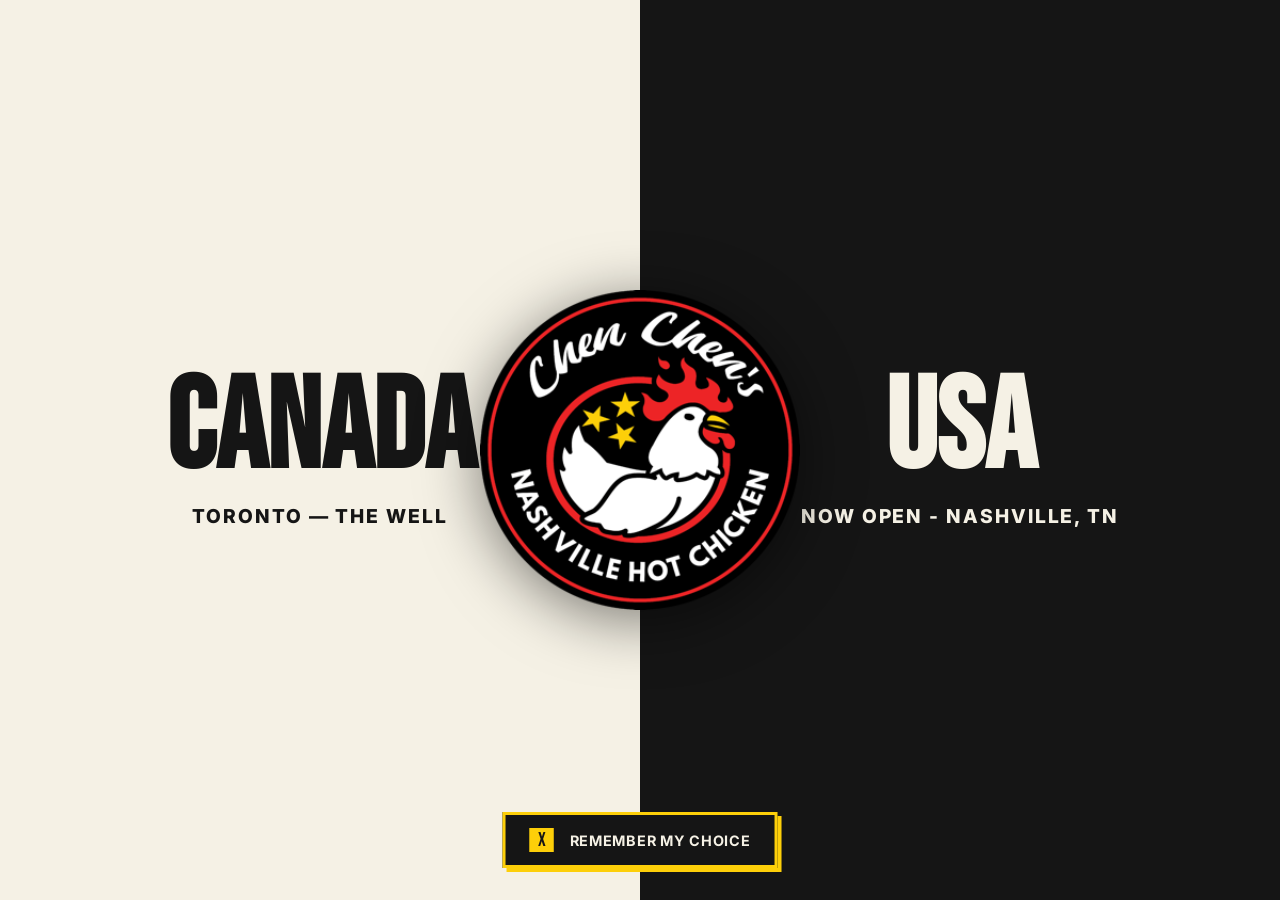
<file: index.html>
<!DOCTYPE html>
<html lang="en">
<head>
  <script>
    // Auto-redirect returning visitors instantly before parsing body or assets
    (function () {
      try {
        var c = localStorage.getItem('cc_country');
        if ((c === 'ca' || c === 'us') && !location.search.includes('stay')) {
          location.replace(c + '/');
        }
      } catch (e) {}
    })();
  </script>

  <meta charset="UTF-8">
  <meta name="viewport" content="width=device-width, initial-scale=1">
  <title>Chen Chen's Nashville Hot Chicken | Choose Your Country</title>
  <link rel="icon" type="image/png" href="assets/logo_circle.png">
  <meta name="description" content="Chen Chen's Nashville Hot Chicken — bold Southern heat with a chef-driven Asian twist. Nashville hot chicken served in Toronto and the USA. Choose your country.">

  <!-- Hreflang -->
  <link rel="alternate" hreflang="en-ca" href="https://www.chenchenshotchicken.com/ca/">
  <link rel="alternate" hreflang="en-us" href="https://www.chenchenshotchicken.com/us/">
  <link rel="alternate" hreflang="x-default" href="https://www.chenchenshotchicken.com/">

  <!-- OG / Social -->
  <meta property="og:title" content="Chen Chen's Nashville Hot Chicken">
  <meta property="og:description" content="Bold Southern heat with a chef-driven Asian twist. Ranked #1 on Yelp Canada. Choose your country to order.">
  <meta property="og:type" content="website">
  <meta property="og:url" content="https://www.chenchenshotchicken.com/">
  <meta property="og:image" content="https://www.chenchenshotchicken.com/assets/hero_combo.png">

  <!-- Fonts -->
  <link rel="preconnect" href="https://fonts.googleapis.com">
  <link rel="preconnect" href="https://fonts.gstatic.com" crossorigin>
  <link href="https://fonts.googleapis.com/css2?family=Bebas+Neue&family=Space+Grotesk:wght@600;700&family=Inter:wght@400;600;700;800&display=swap" rel="stylesheet">

  <style>
    :root {
      --bg-paper:        #F5F1E5;
      --charcoal:        #151515;
      --charcoal-light:  #252525;
      --blood-red:       #D82A1B;
      --mustard-yellow:  #FDCF09;
      --white:           #FFFFFF;
      --font-display:    'Bebas Neue', 'Impact', sans-serif;
      --font-body:       'Inter', system-ui, sans-serif;
      --border-thick:    3px solid var(--charcoal);
    }

    *, *::before, *::after {
      margin: 0;
      padding: 0;
      box-sizing: border-box;
    }
    
    html {
      -webkit-text-size-adjust: 100%;
    }
    
    body {
      font-family: var(--font-body);
      background: var(--bg-paper);
      overflow-x: hidden;
      min-height: 100vh;
      min-height: 100dvh;
      display: flex;
      flex-direction: column;
    }

    /* ── Split Layout ── */
    .split-layout {
      display: flex;
      flex: 1;
      width: 100%;
    }

    .split-panel {
      flex: 1;
      display: flex;
      flex-direction: column;
      align-items: center;
      justify-content: center;
      text-decoration: none;
      position: relative;
      transition: all 0.4s cubic-bezier(.4, 0, .2, 1);
      cursor: pointer;
      overflow: hidden;
    }

    /* Inner outline on hover */
    .split-panel::after {
      content: '';
      position: absolute;
      inset: 1rem;
      border: 8px solid transparent;
      transition: all 0.3s ease;
      pointer-events: none;
    }

    .split-panel:hover::after {
      inset: 2rem;
    }

    /* Left Panel (CA) */
    .split-panel--ca {
      background: var(--bg-paper);
      color: var(--charcoal);
    }
    .split-panel--ca:hover {
      background: var(--blood-red);
      color: var(--bg-paper);
    }
    .split-panel--ca:hover::after {
      border-color: var(--bg-paper);
    }

    /* Right Panel (US) */
    .split-panel--us {
      background: var(--charcoal);
      color: var(--bg-paper);
    }
    .split-panel--us:hover {
      background: var(--mustard-yellow);
      color: var(--charcoal);
    }
    .split-panel--us:hover::after {
      border-color: var(--charcoal);
    }

    /* Center Logo */
    .center-logo {
      position: absolute;
      top: 50%;
      left: 50%;
      transform: translate(-50%, -50%);
      width: 320px;
      height: 320px;
      z-index: 10;
      pointer-events: none;
      filter: drop-shadow(0 10px 30px rgba(0,0,0,0.5));
      transition: transform 0.5s cubic-bezier(.4, 0, .2, 1);
    }

    /* Make logo slightly pop when either panel is hovered */
    .split-layout:hover .center-logo {
      transform: translate(-50%, -50%) scale(1.05);
    }

    .panel-content {
      text-align: center;
      z-index: 2;
      transition: transform 0.3s ease;
    }

    .split-panel:hover .panel-content {
      transform: scale(1.1);
    }

    .panel-title {
      font-family: var(--font-display);
      font-size: clamp(4rem, 10vw, 8rem);
      line-height: 0.9;
      margin-bottom: 1rem;
      text-transform: uppercase;
    }

    .panel-sub {
      font-size: 1.2rem;
      font-weight: 800;
      letter-spacing: 0.1em;
      text-transform: uppercase;
    }

    /* Toggle Switch */
    .remember-bar {
      position: absolute;
      bottom: 2rem;
      left: 50%;
      transform: translateX(-50%);
      z-index: 20;
      display: flex;
      align-items: center;
      gap: 1rem;
      background: var(--charcoal);
      color: var(--bg-paper);
      padding: 0.8rem 1.5rem;
      border: 3px solid var(--mustard-yellow);
      font-weight: 700;
      text-transform: uppercase;
      font-size: 0.9rem;
      letter-spacing: 0.05em;
      box-shadow: 4px 4px 0 var(--mustard-yellow);
      cursor: pointer;
      transition: 0.2s;
    }

    .remember-bar:hover {
      transform: translateX(-50%) translateY(-2px);
      box-shadow: 6px 6px 0 var(--mustard-yellow);
    }

    .remember-bar input[type="checkbox"] {
      appearance: none;
      width: 24px;
      height: 24px;
      border: 2px solid var(--mustard-yellow);
      background: transparent;
      cursor: pointer;
      position: relative;
    }

    .remember-bar input[type="checkbox"]:checked {
      background: var(--mustard-yellow);
    }
    
    .remember-bar input[type="checkbox"]:checked::after {
      content: 'X';
      position: absolute;
      top: 50%;
      left: 50%;
      transform: translate(-50%, -50%);
      color: var(--charcoal);
      font-family: var(--font-display);
      font-size: 1.2rem;
    }

    @media (max-width: 900px) {
      .split-layout {
        flex-direction: column;
      }
      .center-logo {
        width: 200px;
        height: 200px;
      }
      .remember-bar {
        bottom: 1rem;
      }
    }
  </style>
</head>
<body>

  <img class="center-logo" src="assets/logo_circle.png" alt="Chen Chen's Nashville Hot Chicken">

  <div class="split-layout">
    <a class="split-panel split-panel--ca" href="ca/" id="cardCanada" onclick="rememberCountry('ca')">
      <div class="panel-content">
        <h1 class="panel-title">Canada</h1>
        <div class="panel-sub">Toronto — The Well</div>
      </div>
    </a>
    
    <a class="split-panel split-panel--us" href="us/" id="cardUS" onclick="rememberCountry('us')">
      <div class="panel-content">
        <h1 class="panel-title">USA</h1>
        <div class="panel-sub">Now Open - Nashville, TN</div>
      </div>
    </a>
  </div>

  <label class="remember-bar">
    <input type="checkbox" id="rememberCheck" checked>
    <span>Remember my choice</span>
  </label>

  <script>
    function rememberCountry(code) {
      if (document.getElementById('rememberCheck').checked) {
        try { localStorage.setItem('cc_country', code); } catch (e) {}
      } else {
        try { localStorage.removeItem('cc_country'); } catch (e) {}
      }
    }
  </script>
</body>
</html>
</file>
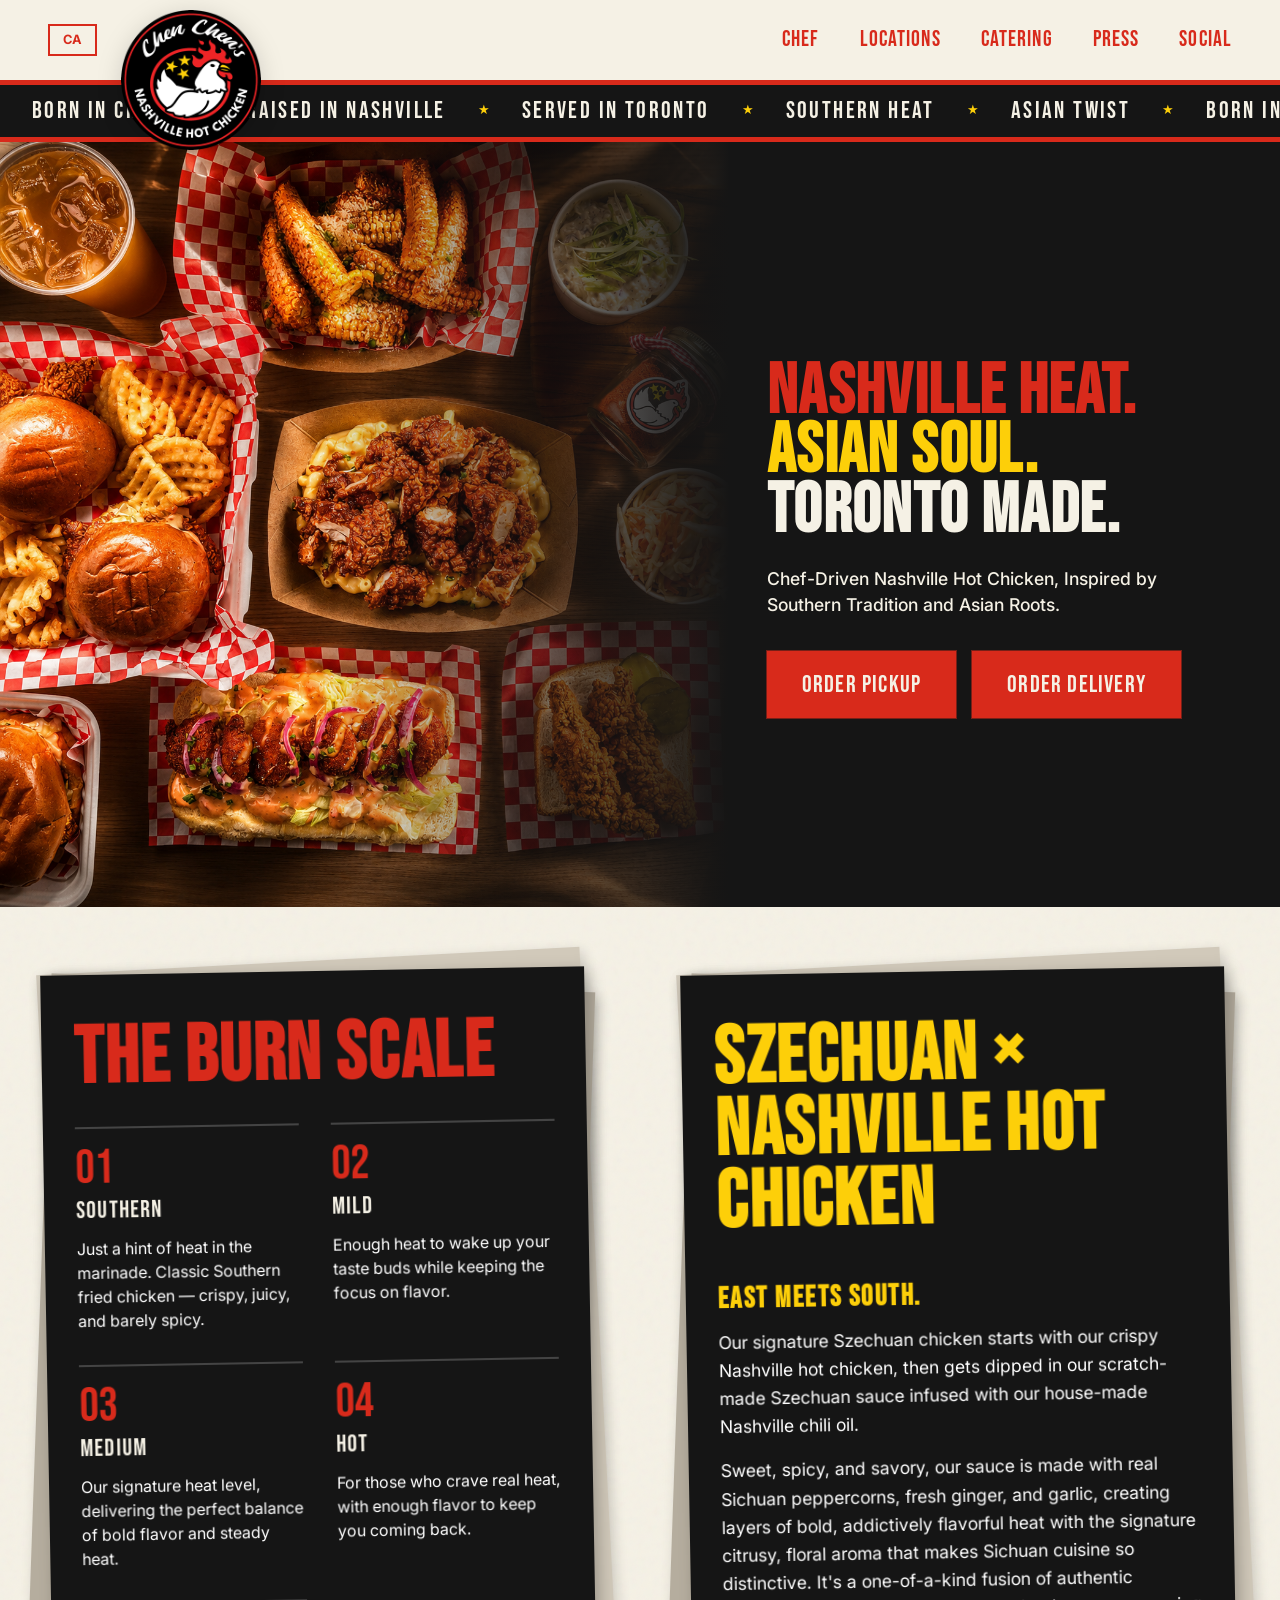
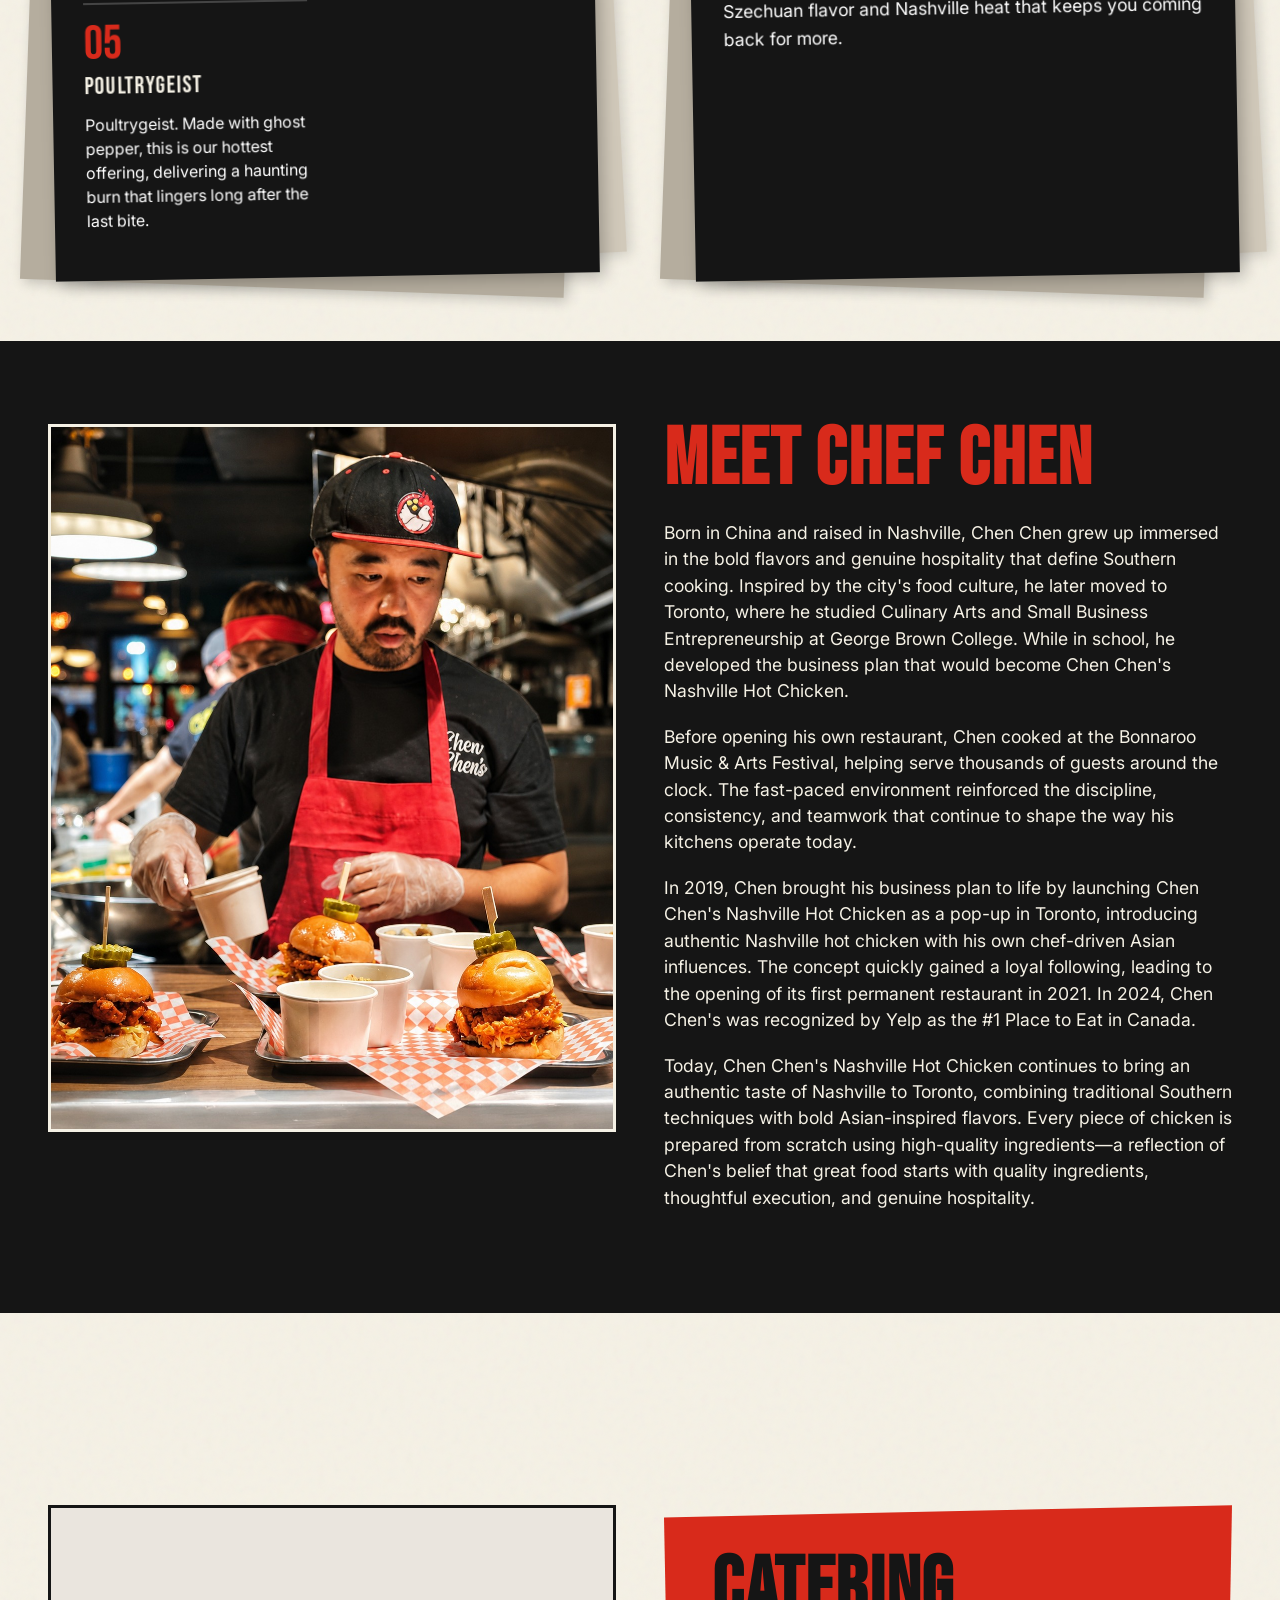
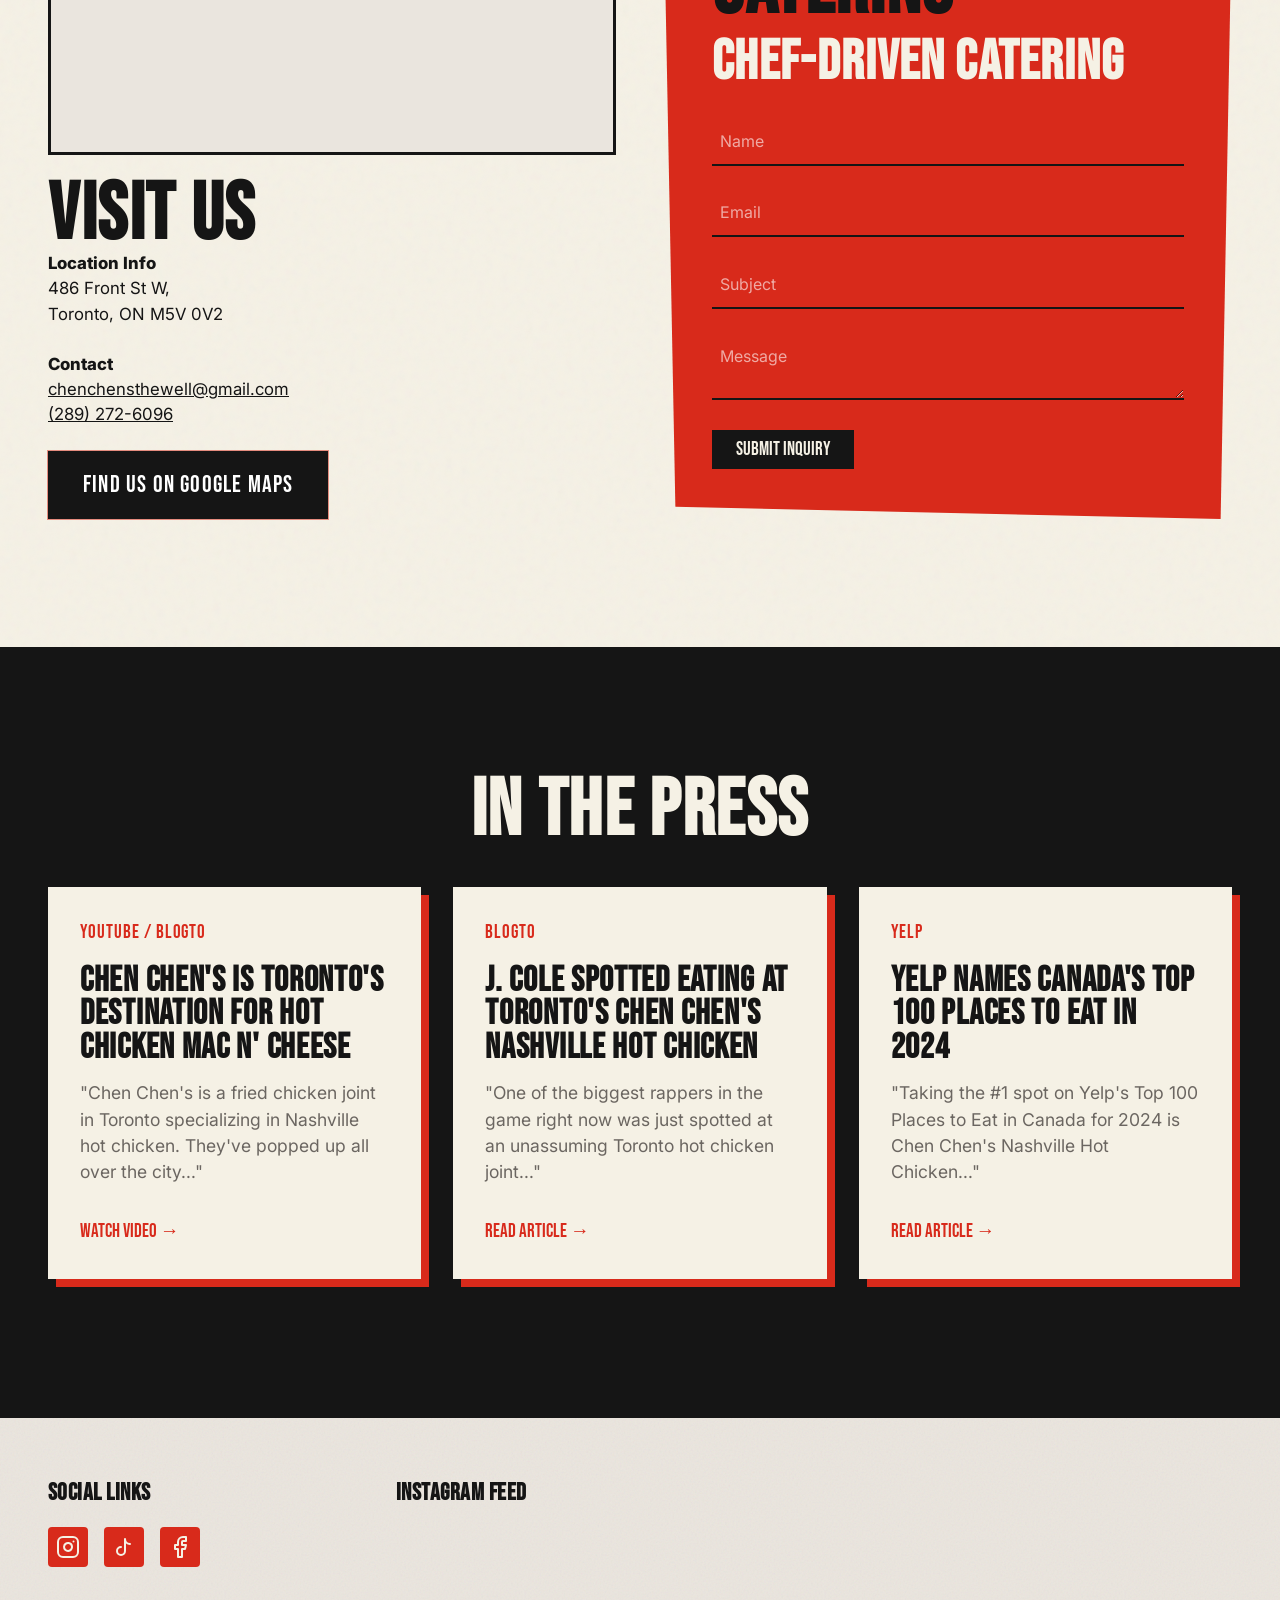
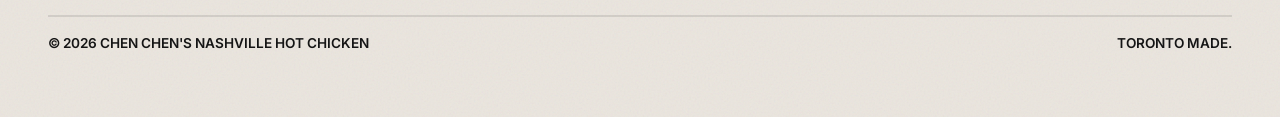
<file: ca/index.html>
<!DOCTYPE html>
<html lang="en-CA">
<head>
  <script>document.documentElement.classList.add('js');</script>
  <meta charset="UTF-8">
  <meta name="viewport" content="width=device-width, initial-scale=1">
  <title>Chen Chen's Nashville Hot Chicken | Toronto, Canada | Yelp's #1</title>
  <link rel="icon" type="image/png" href="../assets/logo_circle.png">
  <meta name="description" content="Chen Chen's Nashville Hot Chicken — bold Southern flavors with a chef-driven Asian twist. Halal, crispy, made from scratch at The Well, Toronto. Ranked #1 on Yelp Canada's Top 100 Places to Eat.">
  <link rel="canonical" href="https://www.chenchenshotchicken.com/ca/">

  <!-- Hreflang -->
  <link rel="alternate" hreflang="en-ca" href="https://www.chenchenshotchicken.com/ca/">
  <link rel="alternate" hreflang="en-us" href="https://www.chenchenshotchicken.com/us/">
  <link rel="alternate" hreflang="x-default" href="https://www.chenchenshotchicken.com/">

  <!-- OG / Social -->
  <meta property="og:title" content="Chen Chen's Nashville Hot Chicken | Toronto">
  <meta property="og:description" content="Nashville hot chicken with a bold Szechuan twist. Yelp's #1 Place to Eat in Canada. Order pickup or delivery from The Well, Toronto.">
  <meta property="og:type" content="restaurant">
  <meta property="og:url" content="https://www.chenchenshotchicken.com/ca/">
  <meta property="og:image" content="https://www.chenchenshotchicken.com/assets/sando.jpg">
  
  <!-- Fonts -->
  <link rel="preconnect" href="https://fonts.googleapis.com">
  <link rel="preconnect" href="https://fonts.gstatic.com" crossorigin>
  <link href="https://fonts.googleapis.com/css2?family=Bebas+Neue&family=Inter:wght@400;500;600;700;800&display=swap" rel="stylesheet">

  <link rel="stylesheet" href="../assets/style.css?v=2.0">

  <!-- Schema.org Restaurant Structured Data -->
  <script type="application/ld+json">
  {
    "@context": "https://schema.org",
    "@type": "Restaurant",
    "name": "Chen Chen's Nashville Hot Chicken",
    "description": "Chef-driven Nashville hot chicken with a Szechuan Asian twist. Halal, from scratch, fast-casual.",
    "servesCuisine": ["Nashville Hot Chicken", "Southern", "Asian Fusion", "Halal"],
    "priceRange": "$$",
    "address": {
      "@type": "PostalAddress",
      "streetAddress": "486 Front St W",
      "addressLocality": "Toronto",
      "addressRegion": "ON",
      "postalCode": "M5V 0V2",
      "addressCountry": "CA"
    },
    "geo": {
      "@type": "GeoCoordinates",
      "latitude": 43.6425,
      "longitude": -79.3957
    },
    "telephone": "+1-289-272-6096",
    "email": "chenchensthewell@gmail.com",
    "url": "https://www.chenchenshotchicken.com/ca/",
    "menu": "https://order.toasttab.com/online/chenchenshotchicken-thewell",
    "acceptsReservations": "No",
    "openingHoursSpecification": [
      { "@type": "OpeningHoursSpecification", "dayOfWeek": ["Monday","Tuesday","Wednesday","Thursday"], "opens": "11:00", "closes": "21:00" },
      { "@type": "OpeningHoursSpecification", "dayOfWeek": ["Friday","Saturday"], "opens": "11:00", "closes": "22:00" },
      { "@type": "OpeningHoursSpecification", "dayOfWeek": "Sunday", "opens": "11:00", "closes": "21:00" }
    ],
    "sameAs": [
      "https://www.instagram.com/chenchens.hotchicken/",
      "https://share.google/Nvvb3e9XgejrzErsb"
    ],
    "additionalProperty": {
      "@type": "PropertyValue",
      "name": "Halal",
      "value": "Yes — Halal-by-hand chicken (Sargent Farms)"
    },
    "award": "Yelp Canada's #1 Place to Eat (2024)"
  }
  </script>
</head>
<body>

  <!-- HEADER -->
  <header class="site-header" id="siteHeader">
    <div class="container">
      <div class="site-header__left">
        <a class="site-nav__country" href="../?stay" onclick="try{localStorage.removeItem('cc_country')}catch(e){}">
          CA
        </a>
        <a class="site-header__logo" href="#top" aria-label="Chen Chen's — back to top">
          <img src="../assets/logo_circle.png" alt="Chen Chen's Logo">
        </a>
      </div>

      <button class="nav-toggle" id="navToggle" aria-label="Toggle navigation" aria-expanded="false">
        <span></span><span></span><span></span>
      </button>

      <nav class="site-nav" id="siteNav" aria-label="Main navigation">
        <a class="site-nav__link" href="#chef">CHEF</a>
        <a class="site-nav__link" href="#location">LOCATIONS</a>
        <a class="site-nav__link" href="#catering">CATERING</a>
        <a class="site-nav__link" href="#press">PRESS</a>
        <a class="site-nav__link" href="#social">SOCIAL</a>
      </nav>
    </div>
  </header>

  <!-- TICKER -->
  <div class="ticker ticker--desktop" aria-hidden="true">
    <div class="ticker__track">
      <!-- BLOCK 1 (10 items) -->
      <span class="ticker__item">Born in China</span><span class="ticker__separator">★</span>
      <span class="ticker__item">Raised in Nashville</span><span class="ticker__separator">★</span>
      <span class="ticker__item">Served in Toronto</span><span class="ticker__separator">★</span>
      <span class="ticker__item">Southern Heat</span><span class="ticker__separator">★</span>
      <span class="ticker__item">Asian Twist</span><span class="ticker__separator">★</span>
      <span class="ticker__item">Born in China</span><span class="ticker__separator">★</span>
      <span class="ticker__item">Raised in Nashville</span><span class="ticker__separator">★</span>
      <span class="ticker__item">Served in Toronto</span><span class="ticker__separator">★</span>
      <span class="ticker__item">Southern Heat</span><span class="ticker__separator">★</span>
      <span class="ticker__item">Asian Twist</span><span class="ticker__separator">★</span>
      <!-- BLOCK 2 (10 items) -->
      <span class="ticker__item">Born in China</span><span class="ticker__separator">★</span>
      <span class="ticker__item">Raised in Nashville</span><span class="ticker__separator">★</span>
      <span class="ticker__item">Served in Toronto</span><span class="ticker__separator">★</span>
      <span class="ticker__item">Southern Heat</span><span class="ticker__separator">★</span>
      <span class="ticker__item">Asian Twist</span><span class="ticker__separator">★</span>
      <span class="ticker__item">Born in China</span><span class="ticker__separator">★</span>
      <span class="ticker__item">Raised in Nashville</span><span class="ticker__separator">★</span>
      <span class="ticker__item">Served in Toronto</span><span class="ticker__separator">★</span>
      <span class="ticker__item">Southern Heat</span><span class="ticker__separator">★</span>
      <span class="ticker__item">Asian Twist</span><span class="ticker__separator">★</span>
    </div>
  </div>

  <main id="main">

  <!-- HERO -->
  <section class="hero" id="top">
    <div class="container grid-2">
      <div class="hero__image-box">
        <img src="../assets/hero_combo.png" alt="Chen Chen's signature Nashville hot chicken sandwich meal combo" width="800" height="600" loading="eager">
      </div>

      <!-- MOBILE TICKER -->
      <div class="ticker ticker--mobile" aria-hidden="true">
        <div class="ticker__track">
          <!-- BLOCK 1 (10 items) -->
          <span class="ticker__item">Born in China</span><span class="ticker__separator">★</span>
          <span class="ticker__item">Raised in Nashville</span><span class="ticker__separator">★</span>
          <span class="ticker__item">Served in Toronto</span><span class="ticker__separator">★</span>
          <span class="ticker__item">Southern Heat</span><span class="ticker__separator">★</span>
          <span class="ticker__item">Asian Twist</span><span class="ticker__separator">★</span>
          <span class="ticker__item">Born in China</span><span class="ticker__separator">★</span>
          <span class="ticker__item">Raised in Nashville</span><span class="ticker__separator">★</span>
          <span class="ticker__item">Served in Toronto</span><span class="ticker__separator">★</span>
          <span class="ticker__item">Southern Heat</span><span class="ticker__separator">★</span>
          <span class="ticker__item">Asian Twist</span><span class="ticker__separator">★</span>
          <!-- BLOCK 2 (10 items) -->
          <span class="ticker__item">Born in China</span><span class="ticker__separator">★</span>
          <span class="ticker__item">Raised in Nashville</span><span class="ticker__separator">★</span>
          <span class="ticker__item">Served in Toronto</span><span class="ticker__separator">★</span>
          <span class="ticker__item">Southern Heat</span><span class="ticker__separator">★</span>
          <span class="ticker__item">Asian Twist</span><span class="ticker__separator">★</span>
          <span class="ticker__item">Born in China</span><span class="ticker__separator">★</span>
          <span class="ticker__item">Raised in Nashville</span><span class="ticker__separator">★</span>
          <span class="ticker__item">Served in Toronto</span><span class="ticker__separator">★</span>
          <span class="ticker__item">Southern Heat</span><span class="ticker__separator">★</span>
          <span class="ticker__item">Asian Twist</span><span class="ticker__separator">★</span>
        </div>
      </div>

      <div class="hero__content">
        <h1 class="hero__title">
          <span class="text-red">NASHVILLE HEAT.</span>
          <span class="text-yellow">ASIAN SOUL.</span>
          <span class="text-cream">TORONTO MADE.</span>
        </h1>
        <p class="hero__desc">Chef-Driven Nashville Hot Chicken, Inspired by Southern Tradition and Asian Roots.</p>
        <div class="hero__cta" id="order">
          <a class="btn btn--primary" href="https://order.toasttab.com/online/chenchenshotchicken-thewell" id="heroPickup">ORDER PICKUP</a>
          <a class="btn btn--primary" href="https://www.order.store/store/chen-chens-nashville-hot-chicken/UULX-sfeSVe6tpkre8_CTg" id="heroDelivery">ORDER DELIVERY</a>
        </div>
      </div>
    </div>
  </section>

  <div class="container torn-section-container" id="menu">
    <!-- BURN SCALE -->
    <div class="burn-scale-panel" id="heat">
      <h2>THE BURN SCALE</h2>
      <div class="burn-scale__grid">
        <div class="burn-card">
          <div class="burn-card__num">01</div>
          <div class="burn-card__title">SOUTHERN</div>
          <div class="burn-card__desc">Just a hint of heat in the marinade. Classic Southern fried chicken — crispy, juicy, and barely spicy.</div>
        </div>
        <div class="burn-card">
          <div class="burn-card__num">02</div>
          <div class="burn-card__title">MILD</div>
          <div class="burn-card__desc">Enough heat to wake up your taste buds while keeping the focus on flavor.</div>
        </div>
        <div class="burn-card">
          <div class="burn-card__num">03</div>
          <div class="burn-card__title">MEDIUM</div>
          <div class="burn-card__desc">Our signature heat level, delivering the perfect balance of bold flavor and steady heat.</div>
        </div>
        <div class="burn-card">
          <div class="burn-card__num">04</div>
          <div class="burn-card__title">HOT</div>
          <div class="burn-card__desc">For those who crave real heat, with enough flavor to keep you coming back.</div>
        </div>
        <div class="burn-card">
          <div class="burn-card__num">05</div>
          <div class="burn-card__title">POULTRYGEIST</div>
          <div class="burn-card__desc">Poultrygeist. Made with ghost pepper, this is our hottest offering, delivering a haunting burn that lingers long after the last bite.</div>
        </div>
      </div>
    </div>

    <!-- THE SZECHUAN STORY -->
    <div class="burn-scale-panel" id="szechuan-story">
      <h2>Szechuan × Nashville Hot Chicken</h2>
      <div style="padding-top: 1rem;">
        <h3 style="color: var(--mustard-yellow); font-family: var(--font-display); font-size: 1.8rem; margin-bottom: 1rem; letter-spacing: 0.05em;">EAST MEETS SOUTH.</h3>
        <p style="font-size: 1.1rem; line-height: 1.6; color: #FFF; margin-bottom: 1rem;">Our signature Szechuan chicken starts with our crispy Nashville hot chicken, then gets dipped in our scratch-made Szechuan sauce infused with our house-made Nashville chili oil.</p>
        <p style="font-size: 1.1rem; line-height: 1.6; color: #FFF;">Sweet, spicy, and savory, our sauce is made with real Sichuan peppercorns, fresh ginger, and garlic, creating layers of bold, addictively flavorful heat with the signature citrusy, floral aroma that makes Sichuan cuisine so distinctive. It's a one-of-a-kind fusion of authentic Szechuan flavor and Nashville heat that keeps you coming back for more.</p>
      </div>
    </div>
  </div>

  <!-- CHEF -->
  <section class="chef" id="chef">
    <div class="container">
      <div class="chef__img-wrap">
        <img src="../assets/chef_portrait.jpeg" alt="Chef Chen Chen" loading="lazy">
      </div>
      <div class="chef__content">
        <h2>MEET CHEF CHEN</h2>
        <p>Born in China and raised in Nashville, Chen Chen grew up immersed in the bold flavors and genuine hospitality that define Southern cooking. Inspired by the city's food culture, he later moved to Toronto, where he studied Culinary Arts and Small Business Entrepreneurship at George Brown College. While in school, he developed the business plan that would become Chen Chen's Nashville Hot Chicken.</p>
        <p>Before opening his own restaurant, Chen cooked at the Bonnaroo Music & Arts Festival, helping serve thousands of guests around the clock. The fast-paced environment reinforced the discipline, consistency, and teamwork that continue to shape the way his kitchens operate today.</p>
        <p>In 2019, Chen brought his business plan to life by launching Chen Chen's Nashville Hot Chicken as a pop-up in Toronto, introducing authentic Nashville hot chicken with his own chef-driven Asian influences. The concept quickly gained a loyal following, leading to the opening of its first permanent restaurant in 2021. In 2024, Chen Chen's was recognized by Yelp as the #1 Place to Eat in Canada.</p>
        <p>Today, Chen Chen's Nashville Hot Chicken continues to bring an authentic taste of Nashville to Toronto, combining traditional Southern techniques with bold Asian-inspired flavors. Every piece of chicken is prepared from scratch using high-quality ingredients—a reflection of Chen's belief that great food starts with quality ingredients, thoughtful execution, and genuine hospitality.</p>
      </div>
    </div>
  </section>

  <!-- LOCATION & CATERING -->
  <section id="location">
    <div class="container loc-cat-grid">
      <div class="location-box">
        <div class="location-box__map">
          <iframe 
            src="https://maps.google.com/maps?q=486+Front+St+W,+Toronto,+ON+M5V+0V2&t=&z=15&ie=UTF8&iwloc=&output=embed" 
            width="100%" 
            height="100%" 
            style="border:0; position:absolute; top:0; left:0;" 
            allowfullscreen="" 
            loading="lazy">
          </iframe>
        </div>
        <h2>VISIT US</h2>
        <p><strong>Location Info</strong><br>486 Front St W,<br>Toronto, ON M5V 0V2<br><br><strong>Contact</strong><br><a href="mailto:chenchensthewell@gmail.com" style="color: inherit; text-decoration: underline;">chenchensthewell@gmail.com</a><br><a href="tel:2892726096" style="color: inherit; text-decoration: underline;">(289) 272-6096</a></p>
        <br>
        <a class="btn btn--solid" href="https://share.google/Nvvb3e9XgejrzErsb" target="_blank" rel="noopener">FIND US ON GOOGLE MAPS</a>
      </div>

      <div class="catering-box" id="catering">
        <h2>CATERING</h2>
        <h3>CHEF-DRIVEN CATERING</h3>
        <form class="cat-form" id="cateringForm">
          <input type="text" id="catName" placeholder="Name" required>
          <input type="email" id="catEmail" placeholder="Email" required>
          <input type="text" id="catSubject" placeholder="Subject" required>
          <textarea id="catMessage" placeholder="Message" rows="2" required></textarea>
          <button type="submit" class="cat-submit">SUBMIT INQUIRY</button>
        </form>
        <div id="cateringSuccess">Thanks for your inquiry! We'll be in touch soon.</div>
      </div>
    </div>
  </section>

  <!-- PRESS -->
  <section id="press">
    <div class="container">
      <h2 style="text-align: center; margin-bottom: 3rem;">IN THE PRESS</h2>
      <div class="press-grid">
        <a href="https://www.youtube.com/watch?v=Ak3dgCzGqic" target="_blank" class="press-card">
          <div class="press-card__source">YouTube / BlogTO</div>
          <h3 class="press-card__title">Chen Chen's is Toronto's destination for hot chicken mac n' cheese</h3>
          <p class="press-card__excerpt">"Chen Chen's is a fried chicken joint in Toronto specializing in Nashville hot chicken. They've popped up all over the city..."</p>
          <span class="press-card__cta">WATCH VIDEO &rarr;</span>
        </a>
        
        <a href="https://www.blogto.com/eat_drink/2022/05/j-cole-chen-chen-restaurant-toronto/" target="_blank" class="press-card">
          <div class="press-card__source">BlogTO</div>
          <h3 class="press-card__title">J. Cole spotted eating at Toronto's Chen Chen's Nashville Hot Chicken</h3>
          <p class="press-card__excerpt">"One of the biggest rappers in the game right now was just spotted at an unassuming Toronto hot chicken joint..."</p>
          <span class="press-card__cta">READ ARTICLE &rarr;</span>
        </a>

        <a href="https://blog.yelp.com/news/yelp-names-canadas-top-100-places-to-eat-in-2024/" target="_blank" class="press-card">
          <div class="press-card__source">Yelp</div>
          <h3 class="press-card__title">Yelp names Canada's Top 100 Places to Eat in 2024</h3>
          <p class="press-card__excerpt">"Taking the #1 spot on Yelp's Top 100 Places to Eat in Canada for 2024 is Chen Chen's Nashville Hot Chicken..."</p>
          <span class="press-card__cta">READ ARTICLE &rarr;</span>
        </a>
      </div>
    </div>
  </section>

  </main>

  <!-- FOOTER -->
  <footer class="site-footer" id="social">
    <div class="container footer-grid">
      <div class="footer-social-links">
        <h4>SOCIAL LINKS</h4>
        <div class="social-icons">
          <a href="https://www.instagram.com/chenchenshotchicken/" target="_blank" rel="noopener" aria-label="Instagram">
            <svg width="24" height="24" viewBox="0 0 24 24" fill="none" stroke="currentColor" stroke-width="2" stroke-linecap="round" stroke-linejoin="round"><rect x="2" y="2" width="20" height="20" rx="5" ry="5"></rect><path d="M16 11.37A4 4 0 1 1 12.63 8 4 4 0 0 1 16 11.37z"></path><line x1="17.5" y1="6.5" x2="17.51" y2="6.5"></line></svg>
          </a>
          <a href="https://www.tiktok.com/@chenchenshotchicken" target="_blank" rel="noopener" aria-label="TikTok">
            <svg width="24" height="24" viewBox="0 0 24 24" fill="none" stroke="currentColor" stroke-width="2" stroke-linecap="round" stroke-linejoin="round"><path d="M9 12a4 4 0 1 0 4 4V4a5 5 0 0 0 5 5"></path></svg>
          </a>
          <a href="https://www.facebook.com/chenchenshotchicken" target="_blank" rel="noopener" aria-label="Facebook">
            <svg width="24" height="24" viewBox="0 0 24 24" fill="none" stroke="currentColor" stroke-width="2" stroke-linecap="round" stroke-linejoin="round"><path d="M18 2h-3a5 5 0 0 0-5 5v3H7v4h3v8h4v-8h3l1-4h-4V7a1 1 0 0 1 1-1h3z"></path></svg>
          </a>
        </div>
      </div>
      <div class="footer-ig">
        <h4>INSTAGRAM FEED</h4>
        <div id="instagramFeedGrid">
          <script src="https://static.elfsight.com/platform/platform.js" data-use-service-core defer></script>
          <div class="elfsight-app-8a8442a9-2409-4231-842f-37cdb568ca67" data-elfsight-app-lazy></div>
        </div>
      </div>
    </div>
    <div class="container">
      <div class="footer-bottom">
        <span>© 2026 CHEN CHEN'S NASHVILLE HOT CHICKEN</span>
        <span>TORONTO MADE.</span>
      </div>
    </div>
  </footer>

  <!-- STICKY MOBILE ORDER BAR -->
  <div class="mobile-order-bar" id="mobileOrderBar" aria-label="Quick order">
    <a class="btn btn--primary" href="https://order.toasttab.com/online/chenchenshotchicken-thewell">PICKUP</a>
    <a class="btn btn--solid" href="https://www.order.store/store/chen-chens-nashville-hot-chicken/UULX-sfeSVe6tpkre8_CTg">DELIVERY</a>
  </div>

  <script src="../assets/config-ca.js?v=2.0"></script>
  <script src="../assets/site.js?v=2.3"></script>
</body>
</html>
</file>
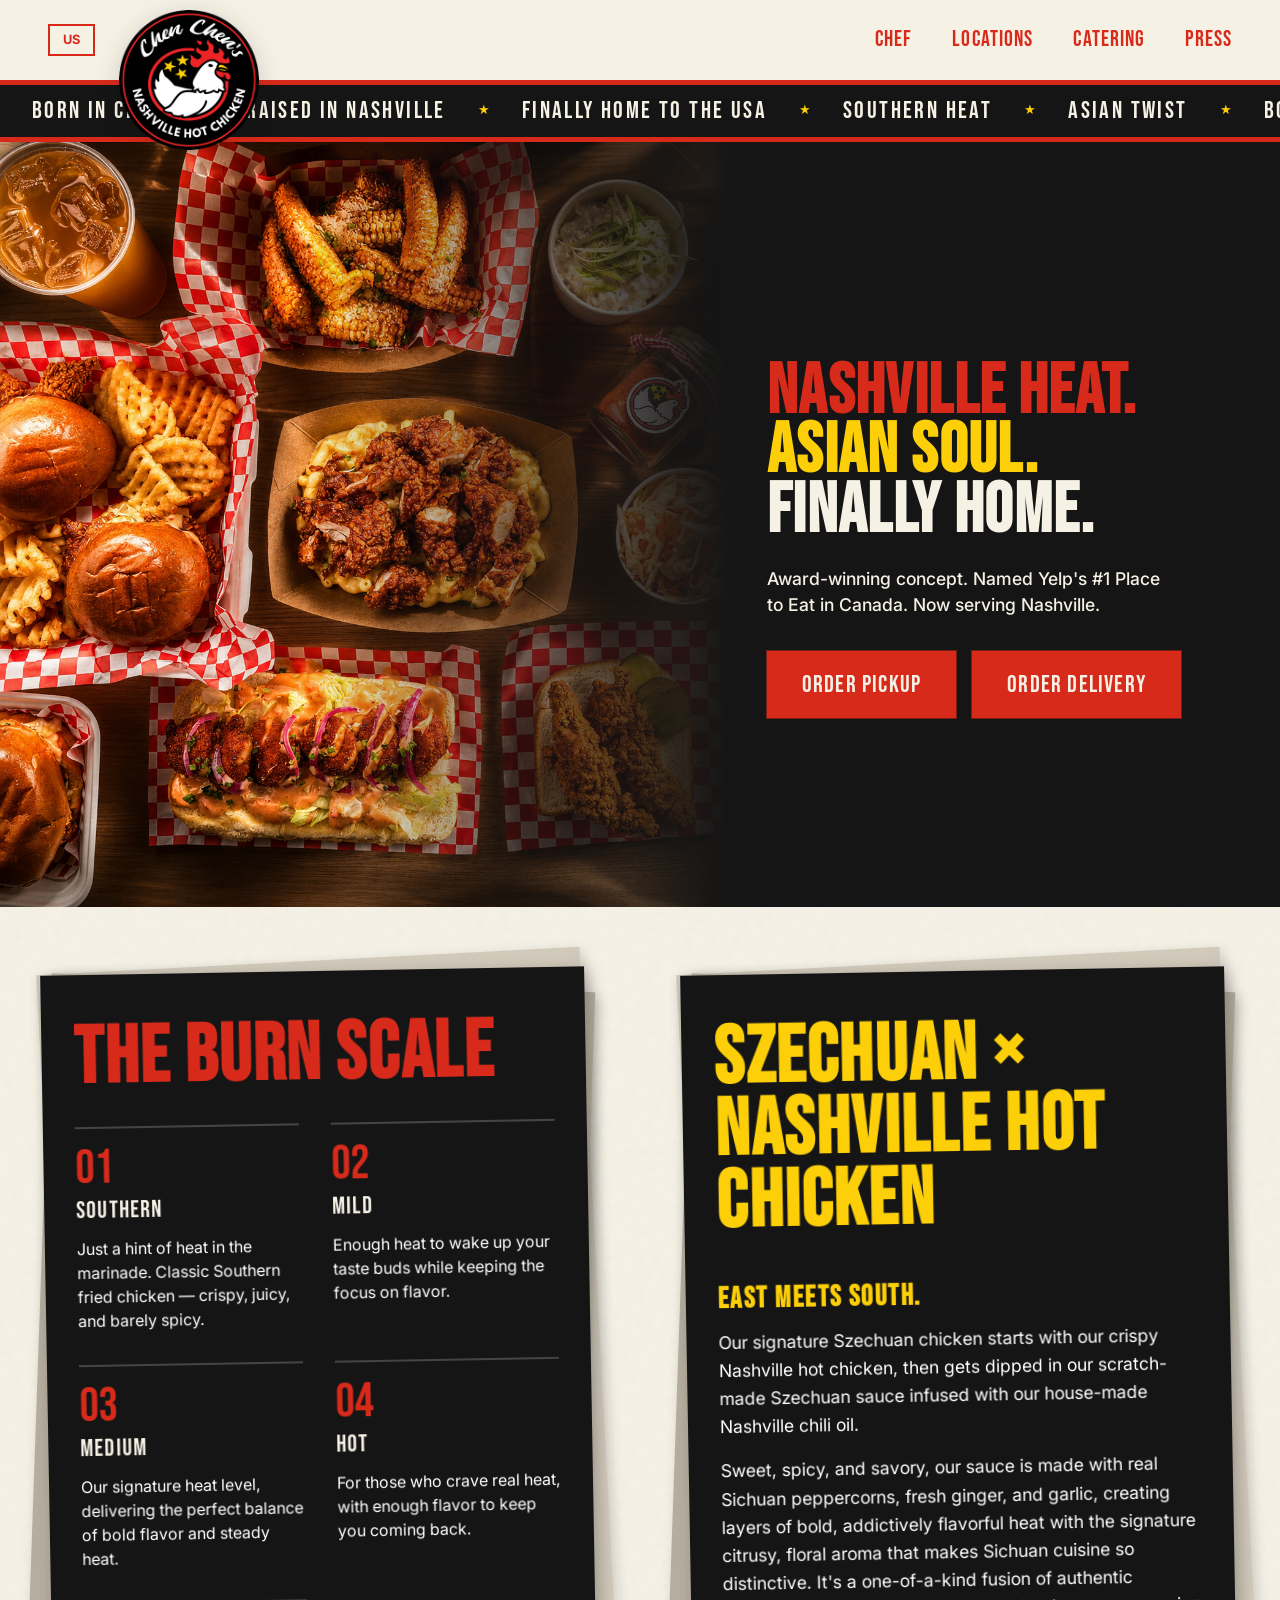
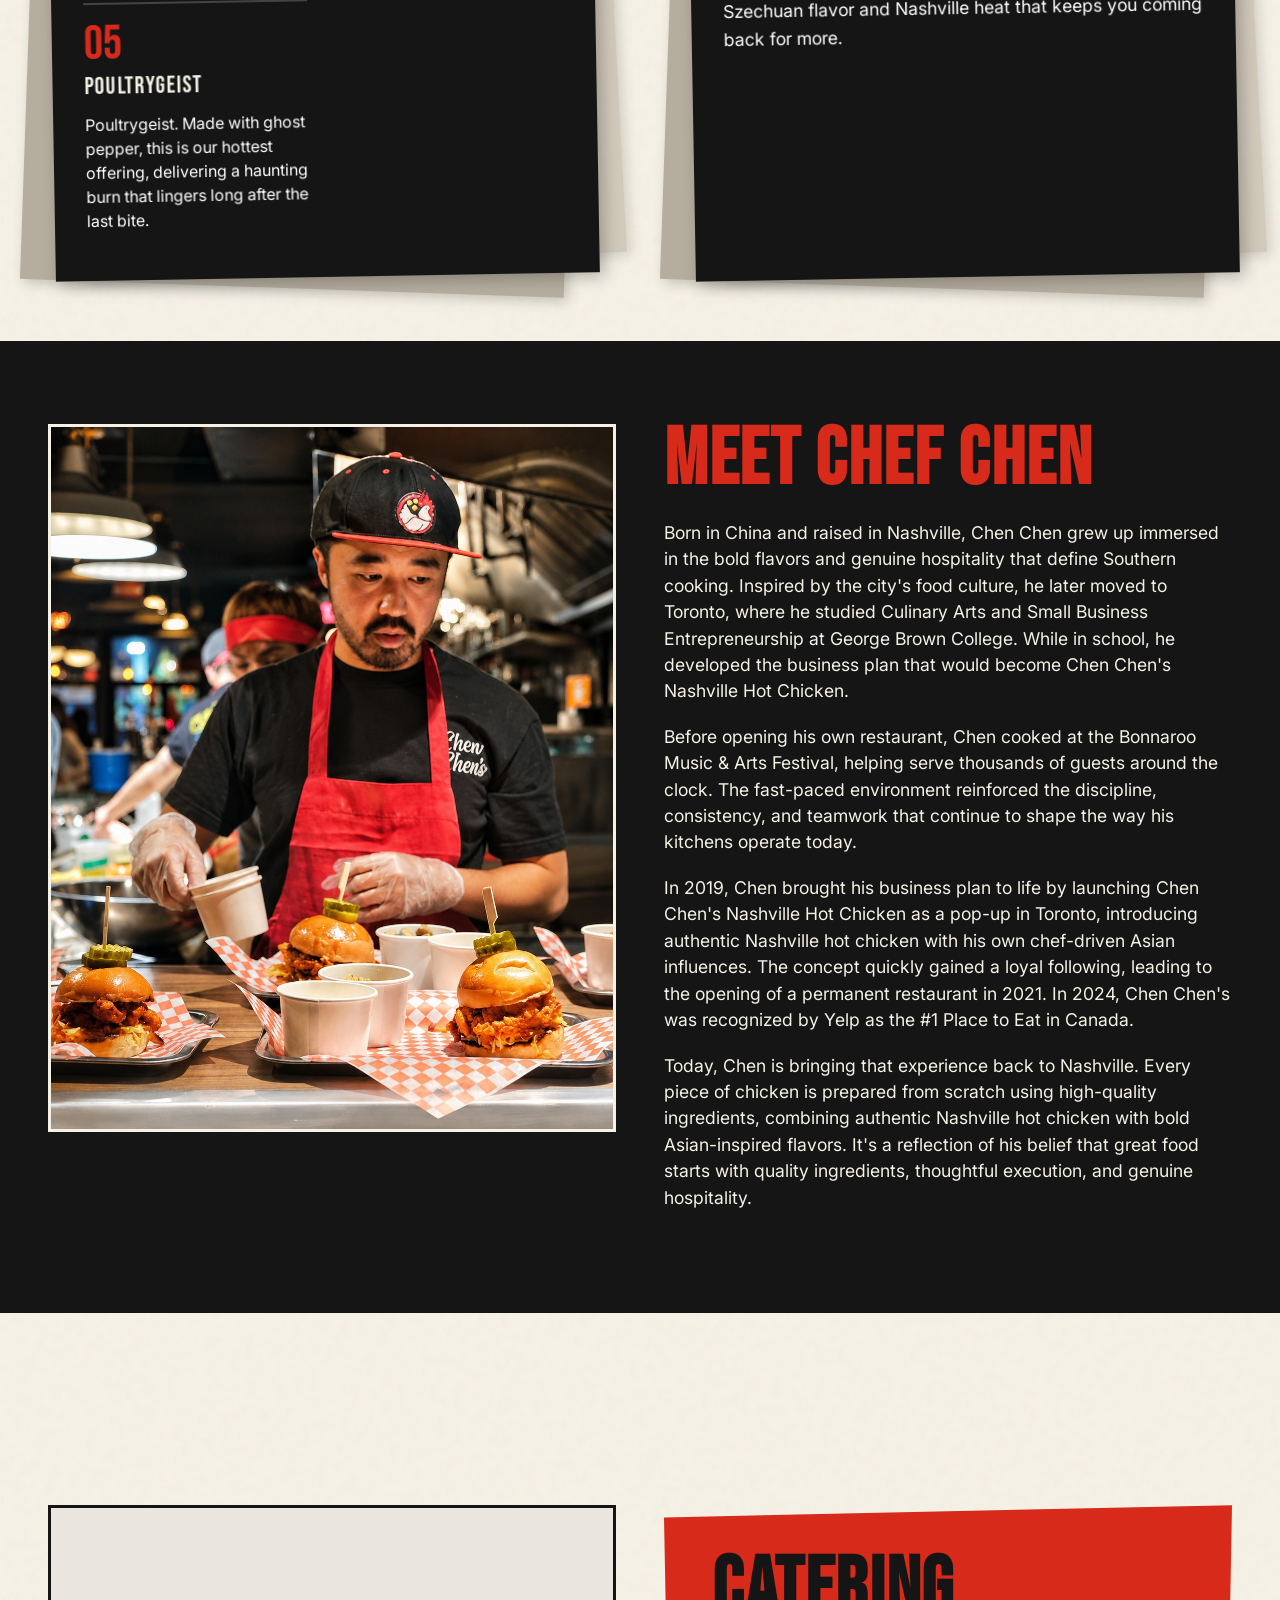
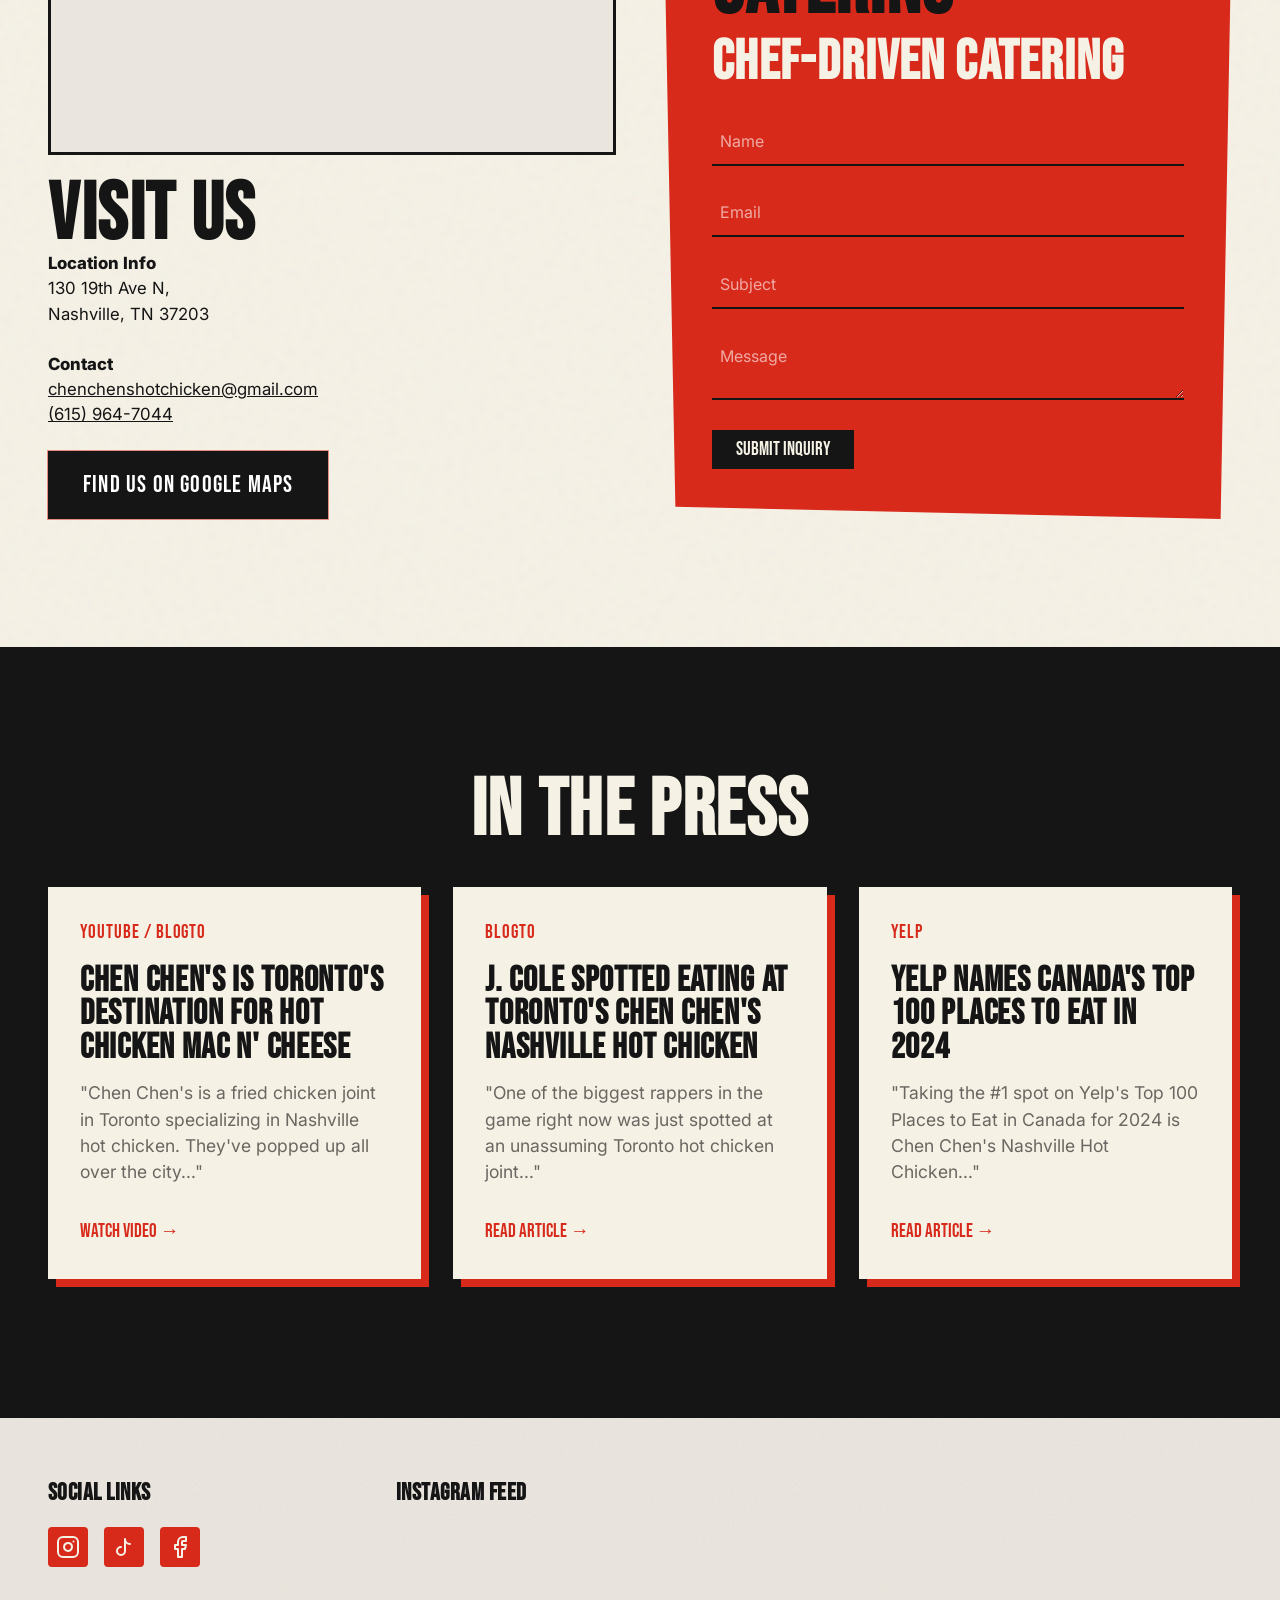
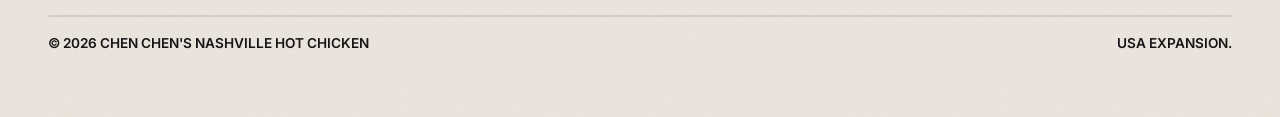
<file: us/index.html>
<!DOCTYPE html>
<html lang="en-US">
<head>
  <script>document.documentElement.classList.add('js');</script>
  <meta charset="UTF-8">
  <meta name="viewport" content="width=device-width, initial-scale=1">
  <title>Chen Chen's Nashville Hot Chicken | USA (Coming Soon)</title>
  <link rel="icon" type="image/png" href="../assets/logo_circle.png">
  <meta name="description" content="Chen Chen's Nashville Hot Chicken is expanding to the USA. Bold Southern flavors with a chef-driven Asian twist. Halal, crispy, made from scratch. Join our VIP waitlist.">
  <link rel="canonical" href="https://www.chenchenshotchicken.com/us/">

  <!-- Hreflang -->
  <link rel="alternate" hreflang="en-ca" href="https://www.chenchenshotchicken.com/ca/">
  <link rel="alternate" hreflang="en-us" href="https://www.chenchenshotchicken.com/us/">
  <link rel="alternate" hreflang="x-default" href="https://www.chenchenshotchicken.com/">

  <!-- OG / Social -->
  <meta property="og:title" content="Chen Chen's Nashville Hot Chicken | Coming to the USA">
  <meta property="og:description" content="The Nashville hot chicken that conquered Toronto is coming to America. Bold Szechuan-fused flavors, Halal, from scratch. Join the waitlist.">
  <meta property="og:type" content="restaurant">
  <meta property="og:url" content="https://www.chenchenshotchicken.com/us/">
  <meta property="og:image" content="https://www.chenchenshotchicken.com/assets/sando.jpg">
  
  <!-- Fonts -->
  <link rel="preconnect" href="https://fonts.googleapis.com">
  <link rel="preconnect" href="https://fonts.gstatic.com" crossorigin>
  <link href="https://fonts.googleapis.com/css2?family=Bebas+Neue&family=Inter:wght@400;500;600;700;800&display=swap" rel="stylesheet">

  <link rel="stylesheet" href="../assets/style.css?v=2.0">

  <!-- Schema.org Restaurant Structured Data -->
  <script type="application/ld+json">
  {
    "@context": "https://schema.org",
    "@type": "Restaurant",
    "name": "Chen Chen's Nashville Hot Chicken",
    "description": "Chef-driven Nashville hot chicken with a Szechuan Asian twist. Halal, from scratch, fast-casual. Coming soon to the United States.",
    "servesCuisine": ["Nashville Hot Chicken", "Southern", "Asian Fusion", "Halal"],
    "priceRange": "$$",
    "address": {
      "@type": "PostalAddress",
      "addressCountry": "US"
    },
    "url": "https://www.chenchenshotchicken.com/us/",
    "sameAs": [
      "https://www.instagram.com/chenchens.hotchicken/"
    ],
    "additionalProperty": {
      "@type": "PropertyValue",
      "name": "Halal",
      "value": "Yes"
    }
  }
  </script>
</head>
<body>

  <!-- HEADER -->
  <header class="site-header" id="siteHeader">
    <div class="container">
      <div class="site-header__left">
        <a class="site-nav__country" href="../?stay" onclick="try{localStorage.removeItem('cc_country')}catch(e){}">
          US
        </a>
        <a class="site-header__logo" href="#top" aria-label="Chen Chen's — back to top">
          <img src="../assets/logo_circle.png" alt="Chen Chen's Logo">
        </a>
      </div>

      <button class="nav-toggle" id="navToggle" aria-label="Toggle navigation" aria-expanded="false">
        <span></span><span></span><span></span>
      </button>

      <nav class="site-nav" id="siteNav" aria-label="Main navigation">
        <a class="site-nav__link" href="#chef">CHEF</a>
        <a class="site-nav__link" href="#location">LOCATIONS</a>
        <a class="site-nav__link" href="#catering">CATERING</a>
        <a class="site-nav__link" href="#press">PRESS</a>
      </nav>
    </div>
  </header>

  <!-- TICKER -->
  <div class="ticker ticker--desktop" aria-hidden="true">
    <div class="ticker__track">
      <!-- BLOCK 1 (10 items) -->
      <span class="ticker__item">Born in China</span><span class="ticker__separator">★</span>
      <span class="ticker__item">Raised in Nashville</span><span class="ticker__separator">★</span>
      <span class="ticker__item">Finally Home to the USA</span><span class="ticker__separator">★</span>
      <span class="ticker__item">Southern Heat</span><span class="ticker__separator">★</span>
      <span class="ticker__item">Asian Twist</span><span class="ticker__separator">★</span>
      <span class="ticker__item">Born in China</span><span class="ticker__separator">★</span>
      <span class="ticker__item">Raised in Nashville</span><span class="ticker__separator">★</span>
      <span class="ticker__item">Finally Home to the USA</span><span class="ticker__separator">★</span>
      <span class="ticker__item">Southern Heat</span><span class="ticker__separator">★</span>
      <span class="ticker__item">Asian Twist</span><span class="ticker__separator">★</span>
      <!-- BLOCK 2 (10 items) -->
      <span class="ticker__item">Born in China</span><span class="ticker__separator">★</span>
      <span class="ticker__item">Raised in Nashville</span><span class="ticker__separator">★</span>
      <span class="ticker__item">Finally Home to the USA</span><span class="ticker__separator">★</span>
      <span class="ticker__item">Southern Heat</span><span class="ticker__separator">★</span>
      <span class="ticker__item">Asian Twist</span><span class="ticker__separator">★</span>
      <span class="ticker__item">Born in China</span><span class="ticker__separator">★</span>
      <span class="ticker__item">Raised in Nashville</span><span class="ticker__separator">★</span>
      <span class="ticker__item">Finally Home to the USA</span><span class="ticker__separator">★</span>
      <span class="ticker__item">Southern Heat</span><span class="ticker__separator">★</span>
      <span class="ticker__item">Asian Twist</span><span class="ticker__separator">★</span>
    </div>
  </div>

  <main id="main">

  <!-- HERO -->
  <section class="hero" id="top">
    <div class="container grid-2">
      <div class="hero__image-box">
        <img src="../assets/hero_combo.png" alt="Chen Chen's signature Nashville hot chicken sandwich meal combo" width="800" height="600" loading="eager">
      </div>

      <!-- MOBILE TICKER -->
      <div class="ticker ticker--mobile" aria-hidden="true">
        <div class="ticker__track">
          <!-- BLOCK 1 (10 items) -->
          <span class="ticker__item">Born in China</span><span class="ticker__separator">★</span>
          <span class="ticker__item">Raised in Nashville</span><span class="ticker__separator">★</span>
          <span class="ticker__item">Finally Home to the USA</span><span class="ticker__separator">★</span>
          <span class="ticker__item">Southern Heat</span><span class="ticker__separator">★</span>
          <span class="ticker__item">Asian Twist</span><span class="ticker__separator">★</span>
          <span class="ticker__item">Born in China</span><span class="ticker__separator">★</span>
          <span class="ticker__item">Raised in Nashville</span><span class="ticker__separator">★</span>
          <span class="ticker__item">Finally Home to the USA</span><span class="ticker__separator">★</span>
          <span class="ticker__item">Southern Heat</span><span class="ticker__separator">★</span>
          <span class="ticker__item">Asian Twist</span><span class="ticker__separator">★</span>
          <!-- BLOCK 2 (10 items) -->
          <span class="ticker__item">Born in China</span><span class="ticker__separator">★</span>
          <span class="ticker__item">Raised in Nashville</span><span class="ticker__separator">★</span>
          <span class="ticker__item">Finally Home to the USA</span><span class="ticker__separator">★</span>
          <span class="ticker__item">Southern Heat</span><span class="ticker__separator">★</span>
          <span class="ticker__item">Asian Twist</span><span class="ticker__separator">★</span>
          <span class="ticker__item">Born in China</span><span class="ticker__separator">★</span>
          <span class="ticker__item">Raised in Nashville</span><span class="ticker__separator">★</span>
          <span class="ticker__item">Finally Home to the USA</span><span class="ticker__separator">★</span>
          <span class="ticker__item">Southern Heat</span><span class="ticker__separator">★</span>
          <span class="ticker__item">Asian Twist</span><span class="ticker__separator">★</span>
        </div>
      </div>

      <div class="hero__content">
        <h1 class="hero__title">
          <span class="text-red">NASHVILLE HEAT.</span>
          <span class="text-yellow">ASIAN SOUL.</span>
          <span class="text-cream">FINALLY HOME.</span>
        </h1>
        <p class="hero__desc">Award-winning concept. Named Yelp's #1 Place to Eat in Canada. Now serving Nashville.</p>
        <div class="hero__cta" id="order">
          <a class="btn btn--primary" href="https://order.toasttab.com/online/chen-chens-nashville-hot-chicken-us-1815-church-street" id="heroWaitlist">ORDER PICKUP</a>
          <a class="btn btn--primary" href="https://www.order.store/ca/store/chen-chens-nashville-hot-chicken/QBg3Tq_dXXeutAzbm-io3g" id="heroDelivery">ORDER DELIVERY</a>
        </div>
      </div>
    </div>
  </section>

  <div class="container torn-section-container" id="menu">
    <!-- BURN SCALE -->
    <div class="burn-scale-panel" id="heat">
      <h2>THE BURN SCALE</h2>
      <div class="burn-scale__grid">
        <div class="burn-card">
          <div class="burn-card__num">01</div>
          <div class="burn-card__title">SOUTHERN</div>
          <div class="burn-card__desc">Just a hint of heat in the marinade. Classic Southern fried chicken — crispy, juicy, and barely spicy.</div>
        </div>
        <div class="burn-card">
          <div class="burn-card__num">02</div>
          <div class="burn-card__title">MILD</div>
          <div class="burn-card__desc">Enough heat to wake up your taste buds while keeping the focus on flavor.</div>
        </div>
        <div class="burn-card">
          <div class="burn-card__num">03</div>
          <div class="burn-card__title">MEDIUM</div>
          <div class="burn-card__desc">Our signature heat level, delivering the perfect balance of bold flavor and steady heat.</div>
        </div>
        <div class="burn-card">
          <div class="burn-card__num">04</div>
          <div class="burn-card__title">HOT</div>
          <div class="burn-card__desc">For those who crave real heat, with enough flavor to keep you coming back.</div>
        </div>
        <div class="burn-card">
          <div class="burn-card__num">05</div>
          <div class="burn-card__title">POULTRYGEIST</div>
          <div class="burn-card__desc">Poultrygeist. Made with ghost pepper, this is our hottest offering, delivering a haunting burn that lingers long after the last bite.</div>
        </div>
      </div>
    </div>

    <!-- THE SZECHUAN STORY -->
    <div class="burn-scale-panel" id="szechuan-story">
      <h2>Szechuan × Nashville Hot Chicken</h2>
      <div style="padding-top: 1rem;">
        <h3 style="color: var(--mustard-yellow); font-family: var(--font-display); font-size: 1.8rem; margin-bottom: 1rem; letter-spacing: 0.05em;">EAST MEETS SOUTH.</h3>
        <p style="font-size: 1.1rem; line-height: 1.6; color: #FFF; margin-bottom: 1rem;">Our signature Szechuan chicken starts with our crispy Nashville hot chicken, then gets dipped in our scratch-made Szechuan sauce infused with our house-made Nashville chili oil.</p>
        <p style="font-size: 1.1rem; line-height: 1.6; color: #FFF;">Sweet, spicy, and savory, our sauce is made with real Sichuan peppercorns, fresh ginger, and garlic, creating layers of bold, addictively flavorful heat with the signature citrusy, floral aroma that makes Sichuan cuisine so distinctive. It's a one-of-a-kind fusion of authentic Szechuan flavor and Nashville heat that keeps you coming back for more.</p>
      </div>
    </div>
  </div>

  <!-- CHEF -->
  <section class="chef" id="chef">
    <div class="container">
      <div class="chef__img-wrap">
        <img src="../assets/chef_portrait.jpeg" alt="Chef Chen Chen" loading="lazy">
      </div>
      <div class="chef__content">
        <h2>MEET CHEF CHEN</h2>
        <p>Born in China and raised in Nashville, Chen Chen grew up immersed in the bold flavors and genuine hospitality that define Southern cooking. Inspired by the city's food culture, he later moved to Toronto, where he studied Culinary Arts and Small Business Entrepreneurship at George Brown College. While in school, he developed the business plan that would become Chen Chen's Nashville Hot Chicken.</p>
        <p>Before opening his own restaurant, Chen cooked at the Bonnaroo Music & Arts Festival, helping serve thousands of guests around the clock. The fast-paced environment reinforced the discipline, consistency, and teamwork that continue to shape the way his kitchens operate today.</p>
        <p>In 2019, Chen brought his business plan to life by launching Chen Chen's Nashville Hot Chicken as a pop-up in Toronto, introducing authentic Nashville hot chicken with his own chef-driven Asian influences. The concept quickly gained a loyal following, leading to the opening of a permanent restaurant in 2021. In 2024, Chen Chen's was recognized by Yelp as the #1 Place to Eat in Canada.</p>
        <p>Today, Chen is bringing that experience back to Nashville. Every piece of chicken is prepared from scratch using high-quality ingredients, combining authentic Nashville hot chicken with bold Asian-inspired flavors. It's a reflection of his belief that great food starts with quality ingredients, thoughtful execution, and genuine hospitality.</p>
      </div>
    </div>
  </section>

  <!-- LOCATION & NEWSLETTER -->
  <section id="location">
    <div class="container loc-cat-grid">
      <div class="location-box">
        <div class="location-box__map">
          <iframe 
            src="https://maps.google.com/maps?q=130+19th+Ave+N,+Nashville,+TN+37203&t=&z=15&ie=UTF8&iwloc=&output=embed" 
            width="100%" 
            height="100%" 
            style="border:0; position:absolute; top:0; left:0;" 
            allowfullscreen="" 
            loading="lazy">
          </iframe>
        </div>
        <h2>VISIT US</h2>
        <p><strong>Location Info</strong><br>130 19th Ave N,<br>Nashville, TN 37203<br><br><strong>Contact</strong><br><a href="mailto:chenchenshotchicken@gmail.com" style="color: inherit; text-decoration: underline;">chenchenshotchicken@gmail.com</a><br><a href="tel:6159647044" style="color: inherit; text-decoration: underline;">(615) 964-7044</a></p>
        <br>
        <a class="btn btn--solid" href="https://maps.google.com/?q=130+19th+Ave+N,+Nashville,+TN+37203" target="_blank" rel="noopener">FIND US ON GOOGLE MAPS</a>
      </div>

      <div class="catering-box" id="catering">
        <h2>CATERING</h2>
        <h3>CHEF-DRIVEN CATERING</h3>
        <form class="cat-form" id="cateringForm">
          <input type="text" id="catName" placeholder="Name" required>
          <input type="email" id="catEmail" placeholder="Email" required>
          <input type="text" id="catSubject" placeholder="Subject" required>
          <textarea id="catMessage" placeholder="Message" rows="2" required></textarea>
          <button type="submit" class="cat-submit">SUBMIT INQUIRY</button>
        </form>
        <div id="cateringSuccess">Thanks for your inquiry! We'll be in touch soon.</div>
      </div>
    </div>
  </section>

  <!-- PRESS -->
  <section id="press">
    <div class="container">
      <h2 style="text-align: center; margin-bottom: 3rem;">IN THE PRESS</h2>
      <div class="press-grid">
        <a href="https://www.youtube.com/watch?v=Ak3dgCzGqic" target="_blank" class="press-card">
          <div class="press-card__source">YouTube / BlogTO</div>
          <h3 class="press-card__title">Chen Chen's is Toronto's destination for hot chicken mac n' cheese</h3>
          <p class="press-card__excerpt">"Chen Chen's is a fried chicken joint in Toronto specializing in Nashville hot chicken. They've popped up all over the city..."</p>
          <span class="press-card__cta">WATCH VIDEO &rarr;</span>
        </a>
        
        <a href="https://www.blogto.com/eat_drink/2022/05/j-cole-chen-chen-restaurant-toronto/" target="_blank" class="press-card">
          <div class="press-card__source">BlogTO</div>
          <h3 class="press-card__title">J. Cole spotted eating at Toronto's Chen Chen's Nashville Hot Chicken</h3>
          <p class="press-card__excerpt">"One of the biggest rappers in the game right now was just spotted at an unassuming Toronto hot chicken joint..."</p>
          <span class="press-card__cta">READ ARTICLE &rarr;</span>
        </a>

        <a href="https://blog.yelp.com/news/yelp-names-canadas-top-100-places-to-eat-in-2024/" target="_blank" class="press-card">
          <div class="press-card__source">Yelp</div>
          <h3 class="press-card__title">Yelp names Canada's Top 100 Places to Eat in 2024</h3>
          <p class="press-card__excerpt">"Taking the #1 spot on Yelp's Top 100 Places to Eat in Canada for 2024 is Chen Chen's Nashville Hot Chicken..."</p>
          <span class="press-card__cta">READ ARTICLE &rarr;</span>
        </a>
      </div>
    </div>
  </section>

  </main>

  <!-- FOOTER -->
  <footer class="site-footer" id="social">
    <div class="container footer-grid">
      <div class="footer-social-links">
        <h4>SOCIAL LINKS</h4>
        <div class="social-icons">
          <a href="https://www.instagram.com/chenchensnashville/" target="_blank" rel="noopener" aria-label="Instagram">
            <svg width="24" height="24" viewBox="0 0 24 24" fill="none" stroke="currentColor" stroke-width="2" stroke-linecap="round" stroke-linejoin="round"><rect x="2" y="2" width="20" height="20" rx="5" ry="5"></rect><path d="M16 11.37A4 4 0 1 1 12.63 8 4 4 0 0 1 16 11.37z"></path><line x1="17.5" y1="6.5" x2="17.51" y2="6.5"></line></svg>
          </a>
          <a href="https://www.tiktok.com/@chenchenshotchicken" target="_blank" rel="noopener" aria-label="TikTok">
            <svg width="24" height="24" viewBox="0 0 24 24" fill="none" stroke="currentColor" stroke-width="2" stroke-linecap="round" stroke-linejoin="round"><path d="M9 12a4 4 0 1 0 4 4V4a5 5 0 0 0 5 5"></path></svg>
          </a>
          <a href="https://www.facebook.com/chenchenshotchicken" target="_blank" rel="noopener" aria-label="Facebook">
            <svg width="24" height="24" viewBox="0 0 24 24" fill="none" stroke="currentColor" stroke-width="2" stroke-linecap="round" stroke-linejoin="round"><path d="M18 2h-3a5 5 0 0 0-5 5v3H7v4h3v8h4v-8h3l1-4h-4V7a1 1 0 0 1 1-1h3z"></path></svg>
          </a>
        </div>
      </div>
      <div class="footer-ig">
        <h4>INSTAGRAM FEED</h4>
        <div id="instagramFeedGrid">
          <!-- Elfsight Instagram Feed | Chen Chen's IG - USA -->
          <script src="https://elfsightcdn.com/platform.js" async></script>
          <div class="elfsight-app-879046b8-4c99-4290-b927-21baa8c51540" data-elfsight-app-lazy></div>
        </div>
      </div>
    </div>
    <div class="container">
      <div class="footer-bottom">
        <span>© 2026 CHEN CHEN'S NASHVILLE HOT CHICKEN</span>
        <span>USA EXPANSION.</span>
      </div>
    </div>
  </footer>

  <!-- STICKY MOBILE ORDER BAR -->
  <div class="mobile-order-bar" id="mobileOrderBar" aria-label="Quick order">
    <a class="btn btn--primary" href="https://order.toasttab.com/online/chen-chens-nashville-hot-chicken-us-1815-church-street">PICKUP</a>
    <a class="btn btn--solid" href="https://www.order.store/ca/store/chen-chens-nashville-hot-chicken/QBg3Tq_dXXeutAzbm-io3g">DELIVERY</a>
  </div>

  <script src="../assets/config-us.js?v=2.0"></script>
  <script src="../assets/site.js?v=2.3"></script>
</body>
</html>
</file>
<file: assets/style.css>
/* =============================================================================
   CHEN CHEN'S NASHVILLE HOT CHICKEN — Analog / Grunge Design System
   =============================================================================
   Palette: off-white paper, deep charcoal, bold red
   Typography: Bebas Neue (display) · Inter (body)
   ============================================================================= */

:root {
  /* Brand Palette */
  --bg-paper:        #F5F1E5; /* Exact cream match */
  --charcoal:        #151515;
  --charcoal-light:  #252525;
  --blood-red:       #D82A1B;
  --mustard-yellow:  #FDCF09;
  --white:           #FFFFFF;
  --text-muted:      #6B6661;
  
  /* Typography */
  --font-display:    'Bebas Neue', 'Impact', sans-serif;
  --font-body:       'Inter', system-ui, sans-serif;

  /* Layout */
  --max-w:           1300px;
  --gutter:          clamp(1.5rem, 5vw, 3rem);
  --section-pad:     clamp(5rem, 12vw, 8rem);
  --header-h:        80px;

  /* Radii - Reduced for brutalist look */
  --r-none: 0;
  
  /* Borders */
  --border-thick: 3px solid var(--charcoal);
  --border-red: 3px solid var(--blood-red);
}

/* ── Base Reset ────────────────────────────────────────────────────────────── */
*, *::before, *::after {
  margin: 0;
  padding: 0;
  box-sizing: border-box;
}

html {
  scroll-behavior: smooth;
  scroll-padding-top: var(--header-h);
  overscroll-behavior-y: none;
  overflow-y: overlay;
}

/* WebKit Scrollbar Styling */
::-webkit-scrollbar {
  width: 12px;
  background: transparent;
}
::-webkit-scrollbar-track {
  background: transparent;
}
::-webkit-scrollbar-thumb {
  background-color: var(--blood-red);
  border: 3px solid transparent;
  background-clip: padding-box;
  border-radius: 6px;
}
::-webkit-scrollbar-thumb:hover {
  background-color: #ff3333;
}


body {
  font-family: var(--font-body);
  font-size: 1rem;
  line-height: 1.5;
  color: var(--charcoal);
  background: var(--bg-paper);
  -webkit-font-smoothing: antialiased;
  overflow-x: hidden;
  /* Add subtle grain texture to body */
  background-image: url("data:image/svg+xml,%3Csvg viewBox='0 0 200 200' xmlns='http://www.w3.org/2000/svg'%3E%3Cfilter id='noiseFilter'%3E%3CfeTurbulence type='fractalNoise' baseFrequency='0.8' numOctaves='3' stitchTiles='stitch'/%3E%3C/filter%3E%3Crect width='100%25' height='100%25' filter='url(%23noiseFilter)' opacity='0.04'/%3E%3C/svg%3E");
}

img { max-width: 100%; height: auto; display: block; }
a { color: var(--blood-red); text-decoration: none; }
a:hover { color: var(--charcoal); }

/* ── Typography ────────────────────────────────────────────────────────────── */
h1, h2, h3, h4 {
  font-family: var(--font-display);
  line-height: 0.9;
  letter-spacing: 0.02em;
  text-transform: uppercase;
}

h1 { font-size: clamp(4rem, 10vw, 8rem); }
h2 { font-size: clamp(3rem, 7vw, 5rem); }
h3 { font-size: 2.5rem; }
h4 { font-size: 1.5rem; }

p { font-size: 1.05rem; }
strong { font-weight: 800; }

.text-red { color: var(--blood-red); }
.text-yellow { color: var(--mustard-yellow); }

/* ── Layout ────────────────────────────────────────────────────────────────── */
.container {
  max-width: var(--max-w);
  margin: 0 auto;
  padding: 0 var(--gutter);
}

section { padding: var(--section-pad) 0; }
.section-header { margin-bottom: 4rem; }

.grid-2 {
  display: grid;
  grid-template-columns: 1fr 1fr;
  gap: 4rem;
  align-items: center;
}

@media (max-width: 960px) {
  .grid-2 { grid-template-columns: 1fr; gap: 3rem; }
}

/* ── Buttons (Stamp Style) ─────────────────────────────────────────────────── */
.btn {
  display: inline-flex;
  align-items: center;
  justify-content: center;
  padding: 0.8rem 2rem;
  font-family: var(--font-display);
  font-size: 1.5rem;
  letter-spacing: 0.05em;
  text-transform: uppercase;
  cursor: pointer;
  background: transparent;
  color: var(--charcoal);
  border: var(--border-red);
  position: relative;
  transition: transform 0.1s;
}

.btn::after {
  content: '';
  position: absolute;
  inset: -4px;
  border: 1px solid var(--blood-red);
  opacity: 0.5;
  pointer-events: none;
}

.btn:hover {
  transform: translate(2px, 2px);
  background: rgba(216, 42, 27, 0.1);
}

.btn--primary {
  background: var(--blood-red);
  color: var(--bg-paper);
  border-color: var(--blood-red);
}
.btn--primary:hover {
  background: var(--charcoal);
  color: var(--bg-paper);
  border-color: var(--charcoal);
}

.btn--secondary {
  color: var(--charcoal);
  border-color: var(--charcoal);
}
.btn--secondary::after { border-color: var(--charcoal); }

.btn--solid {
  background: var(--charcoal);
  color: var(--white);
  border-color: var(--charcoal);
}
.btn--solid:hover { background: var(--charcoal-light); color: var(--white); }

/* ── Header ────────────────────────────────────────────────────────────────── */
.site-header {
  position: fixed;
  top: 0;
  left: 0;
  width: 100%;
  z-index: 100;
  background: var(--bg-paper);
  height: var(--header-h);
  transition: top 0.3s;
}

body.has-banner .site-header { top: 38px; }

.site-header .container {
  display: flex;
  align-items: center;
  justify-content: space-between;
  height: 100%;
}

.site-header__left {
  display: flex;
  align-items: center;
  gap: 1.5rem;
  height: 100%;
}

.site-header__logo { display: flex; align-items: center; }
.site-header__logo img { 
  height: 140px; 
  width: auto; 
  object-fit: contain; 
  transform: translateY(40px);
  filter: drop-shadow(0 4px 12px rgba(0,0,0,.15));
  transition: all 0.3s cubic-bezier(.4, 0, .2, 1);
}
.site-header.scrolled .site-header__logo img {
  height: 115px;
  transform: translateY(32px);
}

.site-nav { display: flex; gap: 2.5rem; align-items: center; }

.site-nav__link {
  position: relative;
  font-family: var(--font-display);
  font-size: 1.4rem;
  color: var(--blood-red);
  letter-spacing: 0.05em;
  transition: color 0.3s ease;
}

.site-nav__link::after {
  content: '';
  position: absolute;
  bottom: -4px;
  left: 0;
  width: 100%;
  height: 3px;
  background-color: var(--mustard-yellow);
  transform: scaleX(0);
  transform-origin: right;
  transition: transform 0.3s cubic-bezier(0.4, 0, 0.2, 1);
}

.site-nav__link:hover { color: var(--charcoal); }
.site-nav__link:hover::after {
  transform: scaleX(1);
  transform-origin: left;
}

.site-nav__country {
  font-family: var(--font-body);
  font-weight: 700;
  font-size: 0.8rem;
  text-transform: uppercase;
  border: 2px solid var(--blood-red);
  padding: 0.3rem 0.8rem;
  color: var(--blood-red);
}

.site-nav__country:hover {
  background: var(--blood-red);
  color: var(--bg-paper);
}

@media (min-width: 1400px) {
  .site-nav__country {
    position: absolute;
    left: calc(((50vw - min(50vw, 650px)) + var(--gutter)) / 2);
    top: 50%;
    transform: translate(-50%, -50%);
  }
}

/* Mobile Nav */
.nav-toggle {
  display: none;
  background: none;
  border: none;
  cursor: pointer;
  width: 30px;
  height: 20px;
  position: relative;
  z-index: 200;
}
.nav-toggle span {
  display: block;
  width: 100%;
  height: 3px;
  background: var(--blood-red);
  position: absolute;
  transition: 0.2s;
}
.nav-toggle span:nth-child(1) { top: 0; }
.nav-toggle span:nth-child(2) { top: 8px; }
.nav-toggle span:nth-child(3) { top: 16px; }

.nav-toggle.active span:nth-child(1) { transform: rotate(45deg); top: 8px; }
.nav-toggle.active span:nth-child(2) { opacity: 0; }
.nav-toggle.active span:nth-child(3) { transform: rotate(-45deg); top: 8px; }

@media (max-width: 960px) {
  .site-header .container { position: relative; }
  .site-header__logo { position: absolute; left: 50%; transform: translateX(-50%); }
  .site-header__logo img { height: 125px; transform: translateY(24px); }
  .site-header.scrolled .site-header__logo img { height: 100px; transform: translateY(22px); }
  .nav-toggle { display: block; position: absolute; right: var(--gutter); }
  
  .site-nav {
    position: fixed;
    top: 0;
    right: -100%;
    width: 300px;
    height: 100vh;
    background: var(--bg-paper);
    flex-direction: column;
    justify-content: center;
    padding: 3rem;
    transition: 0.3s ease;
    border-left: var(--border-thick);
    border-color: var(--blood-red);
  }
  .site-nav.open { right: 0; }
  .site-nav__link { color: var(--blood-red); font-size: 2.5rem; }
  .site-nav__country { color: var(--blood-red); border-color: var(--blood-red); }
}

/* ── Opening Banner ────────────────────────────────────────────────────────── */
.opening-banner {
  background: var(--blood-red);
  color: var(--bg-paper);
  text-align: center;
  padding: 0.5rem;
  font-family: var(--font-display);
  font-size: 1.2rem;
  letter-spacing: 0.05em;
  position: relative;
  z-index: 150;
  border-bottom: var(--border-thick);
}
.banner-close {
  position: absolute; right: 0; top: 50%; transform: translateY(-50%);
  background: none; border: none; color: var(--bg-paper); cursor: pointer; font-size: 1.5rem;
  padding: 1rem; z-index: 200;
}

/* ── Hero Section ──────────────────────────────────────────────────────────── */
.hero {
  position: relative;
  padding-top: 4rem;
  padding-bottom: 2rem;
  background: var(--charcoal);
  color: var(--bg-paper);
  overflow: hidden;
}

@media (min-width: 961px) {
  .hero { 
    min-height: 85vh; 
    display: flex; 
    align-items: center; 
  }
}

@media (max-width: 960px) {
  .hero { padding-top: 0; }
  .hero .container { padding: 0; }
}

.hero .grid-2 { 
  gap: 0; 
  align-items: center; 
}

@media (min-width: 961px) {
  .hero .grid-2 {
    display: flex;
    justify-content: flex-end;
    width: 100%;
  }
}

.hero__image-box {
  position: relative;
  width: 100%;
}

.hero__image-box img {
  width: 100%;
  height: auto;
  display: block;
}

@media (max-width: 960px) {
  .hero__image-box img {
    height: 45vh;
    object-fit: cover;
    object-position: 65% center;
  }
}

@media (min-width: 961px) {
  .hero__image-box {
    position: absolute;
    top: 0;
    left: 0;
    width: 60vw;
    height: 100%;
    z-index: 0;
  }
  .hero__image-box img {
    height: 100%;
    object-fit: cover;
    object-position: left center;
  }
  .hero__image-box::after {
    content: '';
    position: absolute;
    top: 0; right: 0; bottom: 0; left: 0;
    background: linear-gradient(to right, transparent 40%, var(--charcoal) 95%);
  }
}

.hero__content { 
  position: relative; 
  margin-left: 0; 
  padding-left: 2rem; 
  z-index: 10;
}

@media (min-width: 961px) {
  .hero__content {
    width: 42%;
  }
}

@media (max-width: 960px) {
  .hero__content { 
    margin-left: 0; 
    margin-top: 1.5rem; 
    padding: 0 var(--gutter); 
    display: flex;
    flex-direction: column;
    align-items: center;
    text-align: center;
  }
}

.hero__title {
  display: flex;
  flex-direction: column;
  margin-bottom: 1.5rem;
  line-height: 0.85;
}

@media (min-width: 961px) {
  .hero__title {
    font-size: clamp(3rem, 5.5vw, 7.5rem);
  }
}

.hero__title > span {
  white-space: nowrap;
}

@media (max-width: 960px) {
  .hero__title { 
    margin-left: 0; 
    font-size: clamp(2.5rem, 11vw, 4rem); 
    align-items: center;
  }
}

.text-cream { color: var(--bg-paper); }
.text-charcoal { color: var(--text-muted); }

@media (max-width: 960px) {
  .text-cream { color: var(--bg-paper); }
}

.hero__desc {
  max-width: 400px;
  font-size: 1.1rem;
  margin-bottom: 2rem;
  font-weight: 500;
}
@media (max-width: 960px) {
  .hero__desc { text-align: center; margin-bottom: 0.5rem; }
}

.hero__cta { display: flex; gap: 1rem; flex-wrap: wrap; }
@media (max-width: 960px) {
  .hero__cta { justify-content: center; margin-top: 0.5rem; }
}

.hero__burn-scale {
  position: absolute;
  right: -2rem;
  top: 0;
  display: flex;
  flex-direction: column;
  align-items: center;
}
.hero__burn-scale span {
  writing-mode: vertical-rl;
  transform: rotate(180deg);
  font-family: var(--font-display);
  font-size: 1.8rem;
  margin-bottom: 1rem;
}
.hero__burn-scale .fire-icon {
  width: 30px; height: 30px; background: var(--blood-red); 
  clip-path: polygon(50% 0%, 100% 100%, 0% 100%);
  margin-bottom: 0.5rem;
}
.hero__burn-scale .box {
  width: 30px; height: 30px; border: var(--border-thick); margin-bottom: 0.2rem; background: var(--charcoal);
}
.hero__burn-scale .box.red { background: var(--blood-red); }

@media (max-width: 960px) {
  .hero__burn-scale { display: none; }
}

/* ── Torn Paper Sections (Burn Scale & Menu) ───────────────────────────────── */
.torn-section-container {
  display: grid;
  grid-template-columns: 1fr 1fr;
  gap: 6rem;
  margin-top: 4rem;
  margin-bottom: 4rem;
  max-width: 1500px;
}

@media (max-width: 960px) {
  .torn-section-container { grid-template-columns: 1fr; }
  .burn-scale-panel {
    margin-left: 1rem;
    margin-right: 1rem;
  }
}

.burn-scale-panel {
  background: var(--charcoal);
  color: var(--bg-paper);
  padding: 3rem 2rem;
  position: relative;
  box-shadow: 5px 5px 15px rgba(0,0,0,0.25);
  transform: rotate(-1deg);
  transform-style: preserve-3d;
}

.burn-scale-panel::before,
.burn-scale-panel::after {
  content: '';
  position: absolute;
  top: 0; left: 0; right: 0; bottom: 0;
}

.burn-scale-panel::before {
  background: #b5ad9e;
  transform: translateZ(-1px) rotate(3deg) translate(-12px, 12px);
  box-shadow: 4px 4px 12px rgba(0,0,0,0.2);
}

.burn-scale-panel::after {
  background: #d1c9ba;
  transform: translateZ(-2px) rotate(-2deg) translate(12px, -10px);
  box-shadow: 4px 4px 12px rgba(0,0,0,0.15);
}

.burn-scale-panel h2 { margin-bottom: 2rem; }
#heat h2 { color: var(--blood-red); }
#szechuan-story h2 { color: var(--mustard-yellow); }

.burn-scale__grid {
  display: grid;
  grid-template-columns: 1fr 1fr;
  gap: 2rem;
}

.burn-card {
  border-top: 2px solid rgba(255,255,255,0.2);
  padding-top: 1rem;
}
.burn-card__num {
  font-family: var(--font-display);
  font-size: 3rem;
  color: var(--blood-red);
  line-height: 1;
}
.burn-card__title {
  font-family: var(--font-display);
  font-size: 1.5rem;
  margin-bottom: 0.5rem;
  letter-spacing: 0.05em;
}
.burn-card__desc {
  font-size: 1.0rem;
  color: #FFF;
  line-height: 1.5;
}

/* Menu Panel */
.menu-panel {
  padding: 2rem;
  position: relative;
}
.menu-panel h2 { font-size: 4rem; margin-bottom: 1rem; transform: rotate(2deg); }

.menu-polaroids {
  position: relative;
  min-height: 600px;
}

.polaroid {
  background: var(--white);
  padding: 10px 10px 30px 10px;
  box-shadow: 5px 5px 15px rgba(0,0,0,0.3);
  position: absolute;
  width: 280px;
  border: 1px solid #ddd;
  transition: transform 0.3s, z-index 0s;
}

.polaroid:hover { z-index: 10; transform: scale(1.05) !important; }

.polaroid img { width: 100%; aspect-ratio: 4/3; object-fit: cover; }
.polaroid__title {
  font-family: var(--font-display);
  font-size: 1.8rem;
  margin-top: 1rem;
  text-align: center;
  line-height: 1;
}
.polaroid__price {
  position: absolute;
  bottom: 10px;
  right: 15px;
  background: var(--blood-red);
  color: var(--white);
  font-family: var(--font-display);
  padding: 2px 8px;
  font-size: 1.2rem;
  transform: rotate(-5deg);
}

.polaroid--1 { top: 0; left: 0; transform: rotate(-4deg); z-index: 2; }
.polaroid--2 { top: 40px; right: 0; transform: rotate(3deg); z-index: 1; }
.polaroid--3 { top: 200px; left: 20px; transform: rotate(5deg); z-index: 3; }
.polaroid--4 { top: 250px; right: 20px; transform: rotate(-2deg); z-index: 2; }

@media(max-width: 768px) {
  .menu-polaroids { display: flex; flex-direction: column; gap: 2rem; position: relative; min-height: auto;}
  .polaroid { position: relative; top: auto!important; left: auto!important; right: auto!important; width: 100%; transform: rotate(0)!important;}
}

/* ── Chef Section ──────────────────────────────────────────────────────────── */
.chef { 
  background: var(--charcoal);
  color: var(--bg-paper);
  border-top: var(--border-thick); 
  border-bottom: var(--border-thick); 
  padding: 5rem 0;
}
.chef .container { display: grid; grid-template-columns: 1fr 1fr; gap: 3rem; align-items: start; }

.chef__img-wrap { position: relative; }
.chef__img-wrap img {
  border: 3px solid var(--bg-paper);
}
.chef__stamp {
  position: absolute;
  bottom: 20px;
  right: -20px;
  background: var(--blood-red);
  color: var(--white);
  font-family: var(--font-display);
  font-size: 1.5rem;
  padding: 0.5rem 1rem;
  transform: rotate(-10deg);
  border: 2px solid var(--white);
  box-shadow: 4px 4px 0 rgba(0,0,0,0.2);
}

.chef__content h2 { margin-bottom: 1.5rem; color: var(--blood-red); }
.chef__content p { margin-bottom: 1.2rem; font-size: 1.1rem; }

@media (max-width: 960px) {
  .chef .container { grid-template-columns: 1fr; }
}

/* ── Location & Catering ───────────────────────────────────────────────────── */
.loc-cat-grid {
  display: grid;
  grid-template-columns: 1fr 1fr;
  gap: 3rem;
  margin-top: 4rem;
}

@media (max-width: 960px) {
  .loc-cat-grid { grid-template-columns: 1fr; }
}

.location-box { position: relative; }
.location-box__map {
  border: var(--border-thick);
  background: #EAE5DE;
  height: 250px;
  position: relative;
  margin-bottom: 1.5rem;
  overflow: hidden;
}
.location-pin {
  display: none;
}

.catering-box {
  background: var(--blood-red);
  padding: 3rem;
  color: var(--bg-paper);
  clip-path: polygon(0 2%, 100% 0, 98% 100%, 2% 98%);
}
.catering-box h2 { color: var(--charcoal); margin-bottom: 1rem; }
.catering-box h3 { font-size: 3.5rem; line-height: 0.8; margin-bottom: 2rem;}

.cat-form input, .cat-form textarea {
  width: 100%;
  background: transparent;
  border: 2px solid var(--charcoal);
  border-width: 0 0 2px 0;
  padding: 0.8rem 0.5rem;
  margin-bottom: 1.5rem;
  font-family: var(--font-body);
  color: var(--bg-paper);
  font-size: 1rem;
}
.cat-form input::placeholder, .cat-form textarea::placeholder { color: rgba(255,255,255,0.6); }
.cat-form input:focus, .cat-form textarea:focus { outline: none; background: rgba(0,0,0,0.1); }

.cat-submit {
  background: var(--charcoal);
  color: var(--bg-paper);
  border: none;
  font-family: var(--font-display);
  font-size: 1.2rem;
  padding: 0.5rem 1.5rem;
  cursor: pointer;
  text-transform: uppercase;
}

#cateringSuccess { display: none; padding: 2rem; background: var(--charcoal); color: var(--bg-paper); margin-top: 1rem;}

/* ── Footer ────────────────────────────────────────────────────────────────── */
.site-footer {
  border-top: var(--border-thick);
  background: url("data:image/svg+xml,%3Csvg viewBox='0 0 200 200' xmlns='http://www.w3.org/2000/svg'%3E%3Cfilter id='noiseFilter'%3E%3CfeTurbulence type='fractalNoise' baseFrequency='0.8' numOctaves='3' stitchTiles='stitch'/%3E%3C/filter%3E%3Crect width='100%25' height='100%25' filter='url(%23noiseFilter)' opacity='0.08'/%3E%3C/svg%3E"), #EAE5DE;
  padding: 4rem 0;
}

.footer-grid {
  display: grid;
  grid-template-columns: 300px 1fr;
  gap: 3rem;
}

@media(max-width: 768px) {
  .footer-grid { grid-template-columns: 1fr; }
}

.footer-social-links h4 { margin-bottom: 1.5rem; }
.social-icons { display: flex; gap: 1rem; }
.social-icons a {
  width: 40px; height: 40px;
  background: var(--blood-red);
  color: var(--bg-paper);
  display: flex; align-items: center; justify-content: center;
  font-family: var(--font-display); font-size: 1.5rem;
  border-radius: 4px;
}

.footer-ig h4 { margin-bottom: 1.5rem; }
.ig-grid {
  display: grid;
  grid-template-columns: repeat(4, 1fr);
  gap: 1rem;
}
.ig-grid img { width: 100%; aspect-ratio: 1; object-fit: cover; border: 2px solid var(--charcoal); }

.footer-bottom {
  margin-top: 3rem;
  padding-top: 1rem;
  border-top: 2px solid rgba(0,0,0,0.1);
  display: flex;
  justify-content: space-between;
  font-size: 0.85rem;
  font-weight: 600;
}

/* ── Ticker ────────────────────────────────────────────────────────────────── */
.ticker {
  background: var(--charcoal);
  color: var(--bg-paper);
  padding: 0.5rem 0;
  overflow: hidden;
  border-top: 5px solid var(--blood-red);
  border-bottom: 5px solid var(--blood-red);
  margin-top: var(--header-h);
}

.ticker--mobile {
  display: none;
  margin-top: 0; /* Remove header offset since it's below the image */
  width: 100%;
  border-top: 5px solid var(--blood-red);
}

@media (max-width: 960px) {
  .ticker--desktop { display: none; }
  .ticker--mobile { display: block; }
}
.ticker__track {
  display: flex; 
  align-items: center;
  width: max-content;
  animation: ticker-scroll 70s linear infinite;
}
.ticker__item {
  font-family: var(--font-display);
  font-size: 1.5rem;
  padding: 0 2rem;
  text-transform: uppercase;
  letter-spacing: 0.1em;
}
.ticker__separator { 
  color: var(--mustard-yellow); 
  font-family: var(--font-display);
  font-size: 0.8rem;
  vertical-align: middle;
}
@keyframes ticker-scroll { 0% { transform: translateX(0); } 100% { transform: translateX(-50%); } }

/* ── Utilities ─────────────────────────────────────────────────────────────── */
/* Mobile Order Bar */
.mobile-order-bar {
  display: none;
  position: fixed; bottom: 0; left: 0; width: 100%; z-index: 200;
  background: var(--bg-paper); border-top: var(--border-thick);
  padding: 0.5rem; gap: 0.5rem;
}
.mobile-order-bar .btn { flex: 1; font-size: 1.2rem; padding: 0.5rem; }
@media(max-width: 768px) { .mobile-order-bar { display: flex; } body { padding-bottom: 60px; } }

/* ── Press Section ───────────────────────────────────────────────────────────── */
#press {
  background: var(--charcoal);
}

#press h2 {
  color: var(--bg-paper);
}

.press-grid {
  display: grid;
  grid-template-columns: repeat(auto-fit, minmax(300px, 1fr));
  gap: 2rem;
}

.press-card {
  display: flex;
  flex-direction: column;
  gap: 1rem;
  padding: 2rem;
  border: var(--border-thick) solid var(--bg-paper);
  background: var(--bg-paper);
  color: var(--charcoal);
  transform: translateY(-8px);
  box-shadow: 8px 8px 0 var(--blood-red);
  transition: all 0.3s cubic-bezier(.4, 0, .2, 1);
  text-decoration: none;
}

.press-card:hover {
  transform: translateY(0);
  box-shadow: 0 0 0 var(--blood-red);
  background: var(--charcoal);
  color: var(--bg-paper);
}

.press-card__source {
  font-family: var(--font-display);
  color: var(--blood-red);
  font-size: 1.2rem;
  letter-spacing: 0.05em;
}

.press-card__title {
  font-family: var(--font-display);
  font-size: 2.2rem;
  line-height: 0.95;
  margin: 0;
  text-transform: uppercase;
}

.press-card__excerpt {
  font-size: 1.1rem;
  line-height: 1.5;
  flex-grow: 1;
  color: var(--text-muted);
}

.press-card:hover .press-card__excerpt {
  color: var(--bg-paper);
}

.press-card__cta {
  font-family: var(--font-display);
  font-size: 1.2rem;
  color: var(--blood-red);
  margin-top: 1rem;
  display: inline-block;
  transition: 0.3s;
}

.press-card:hover .press-card__cta {
  color: var(--mustard-yellow);
}
</file>
